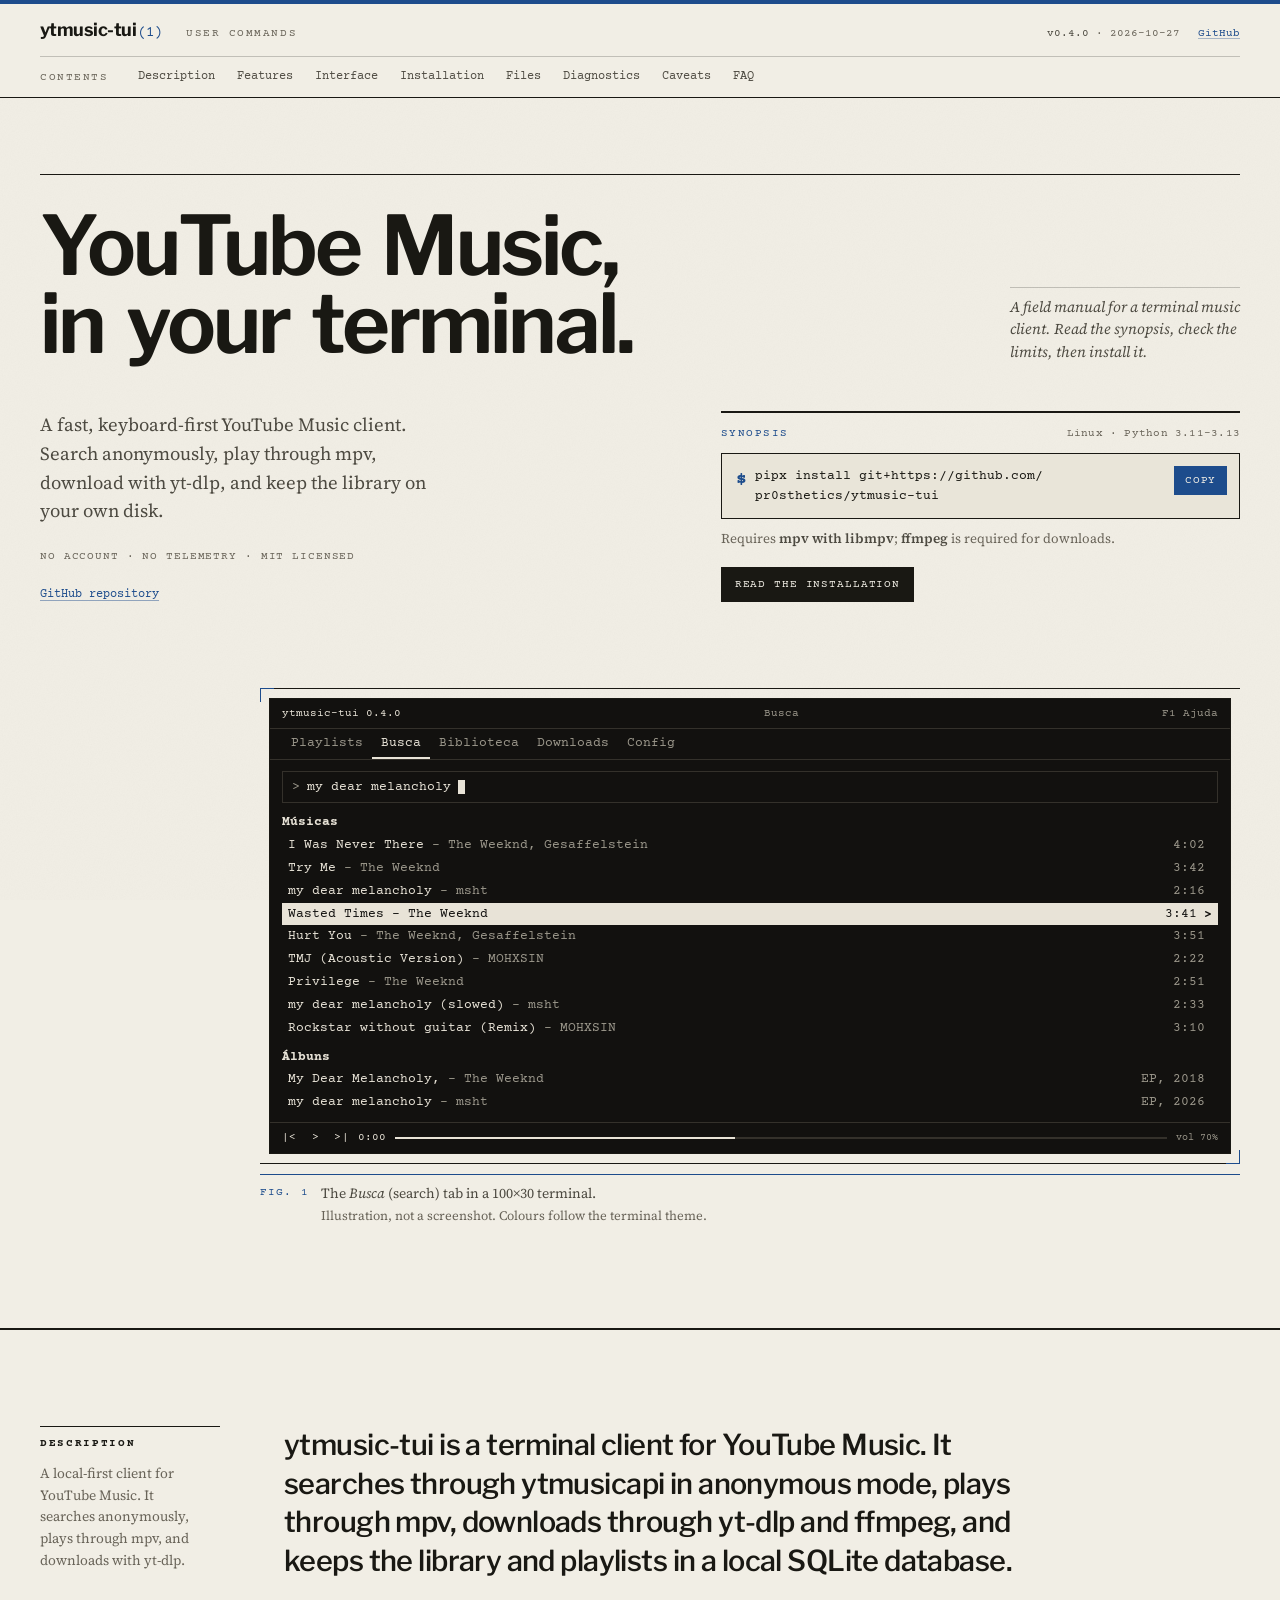
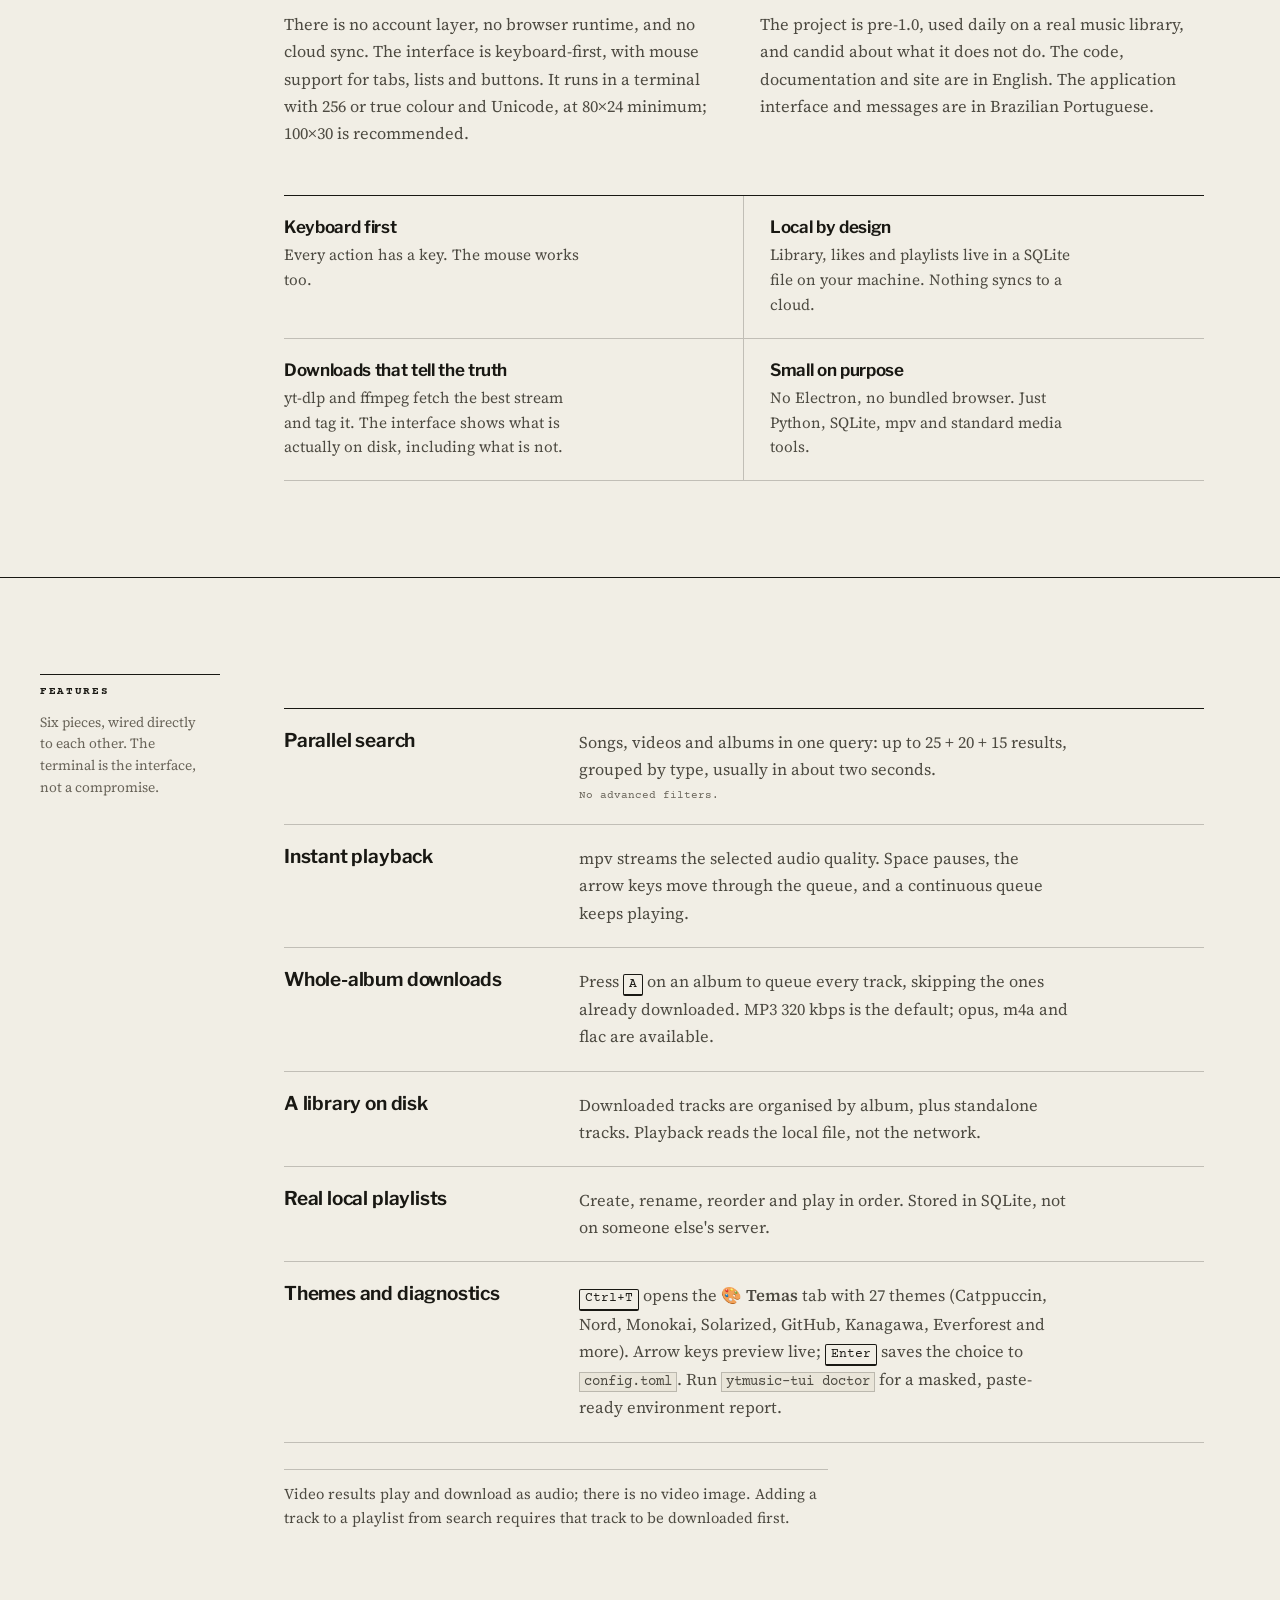
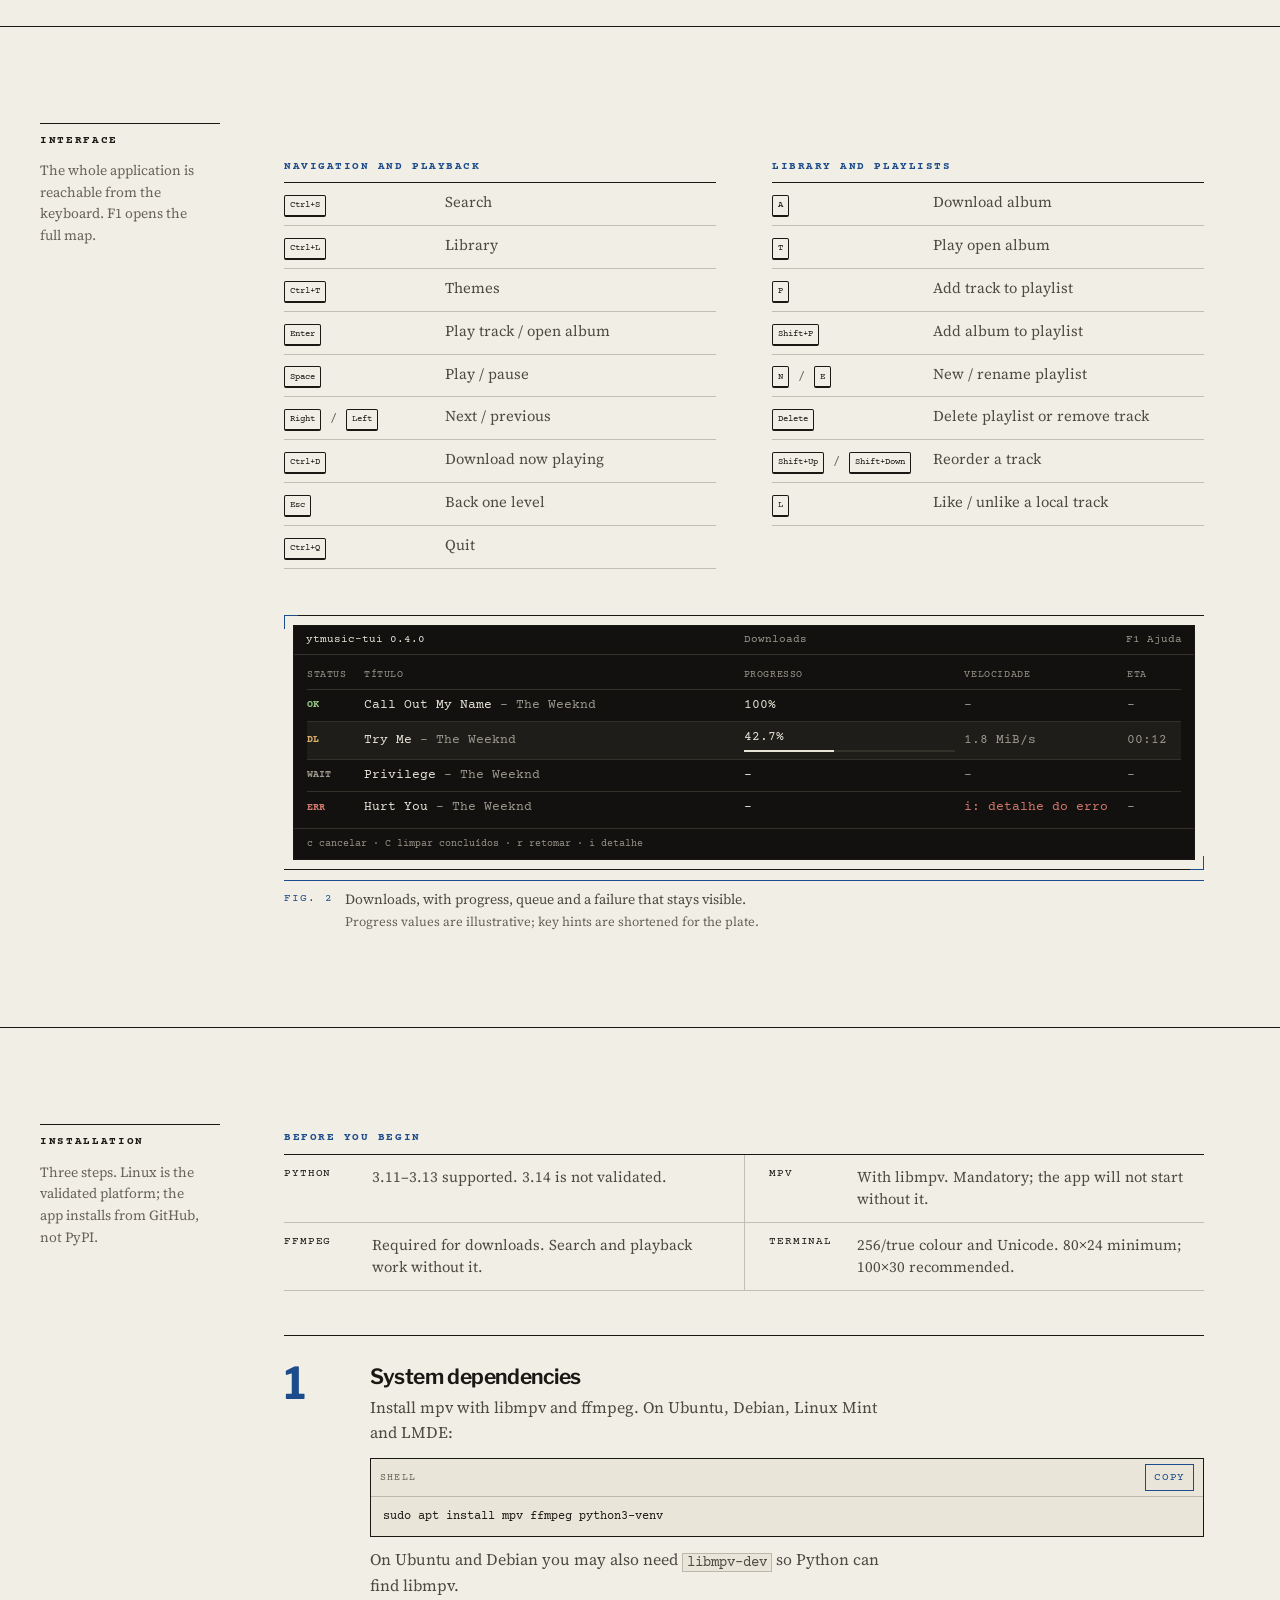
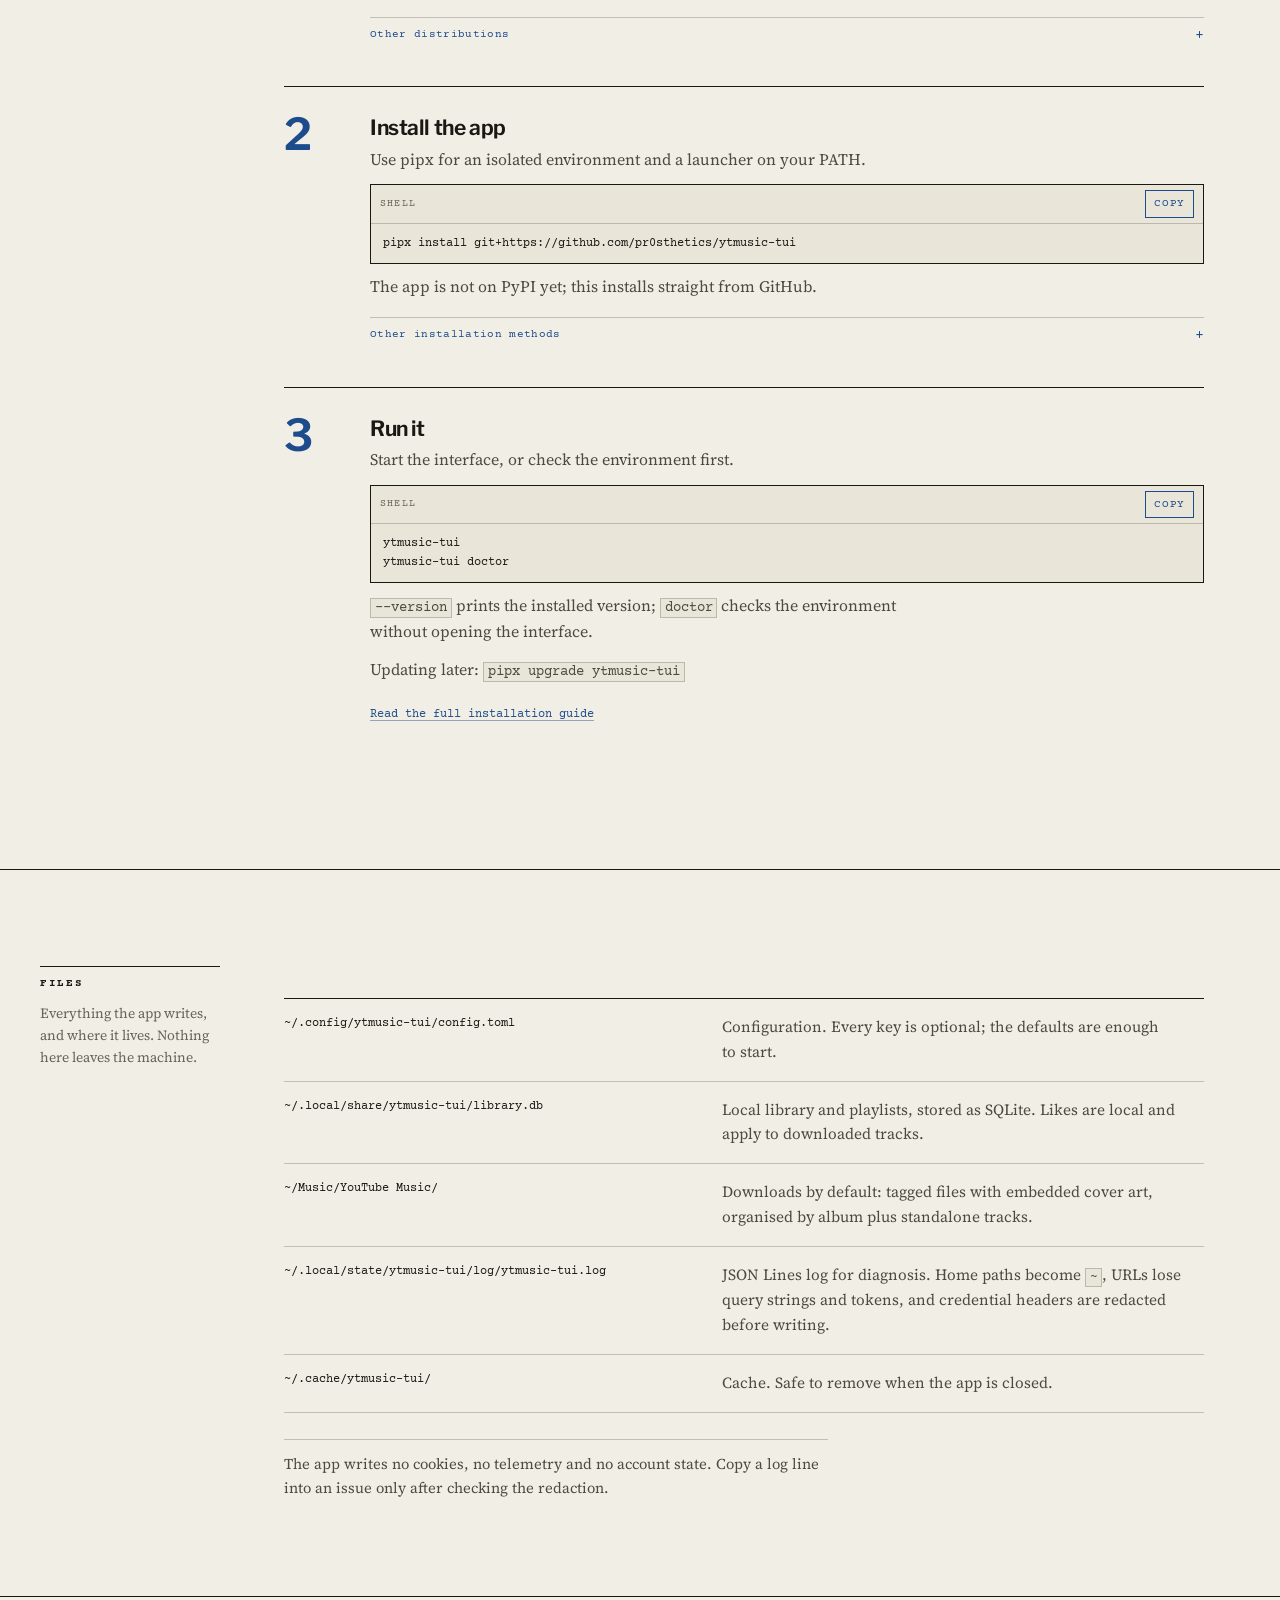
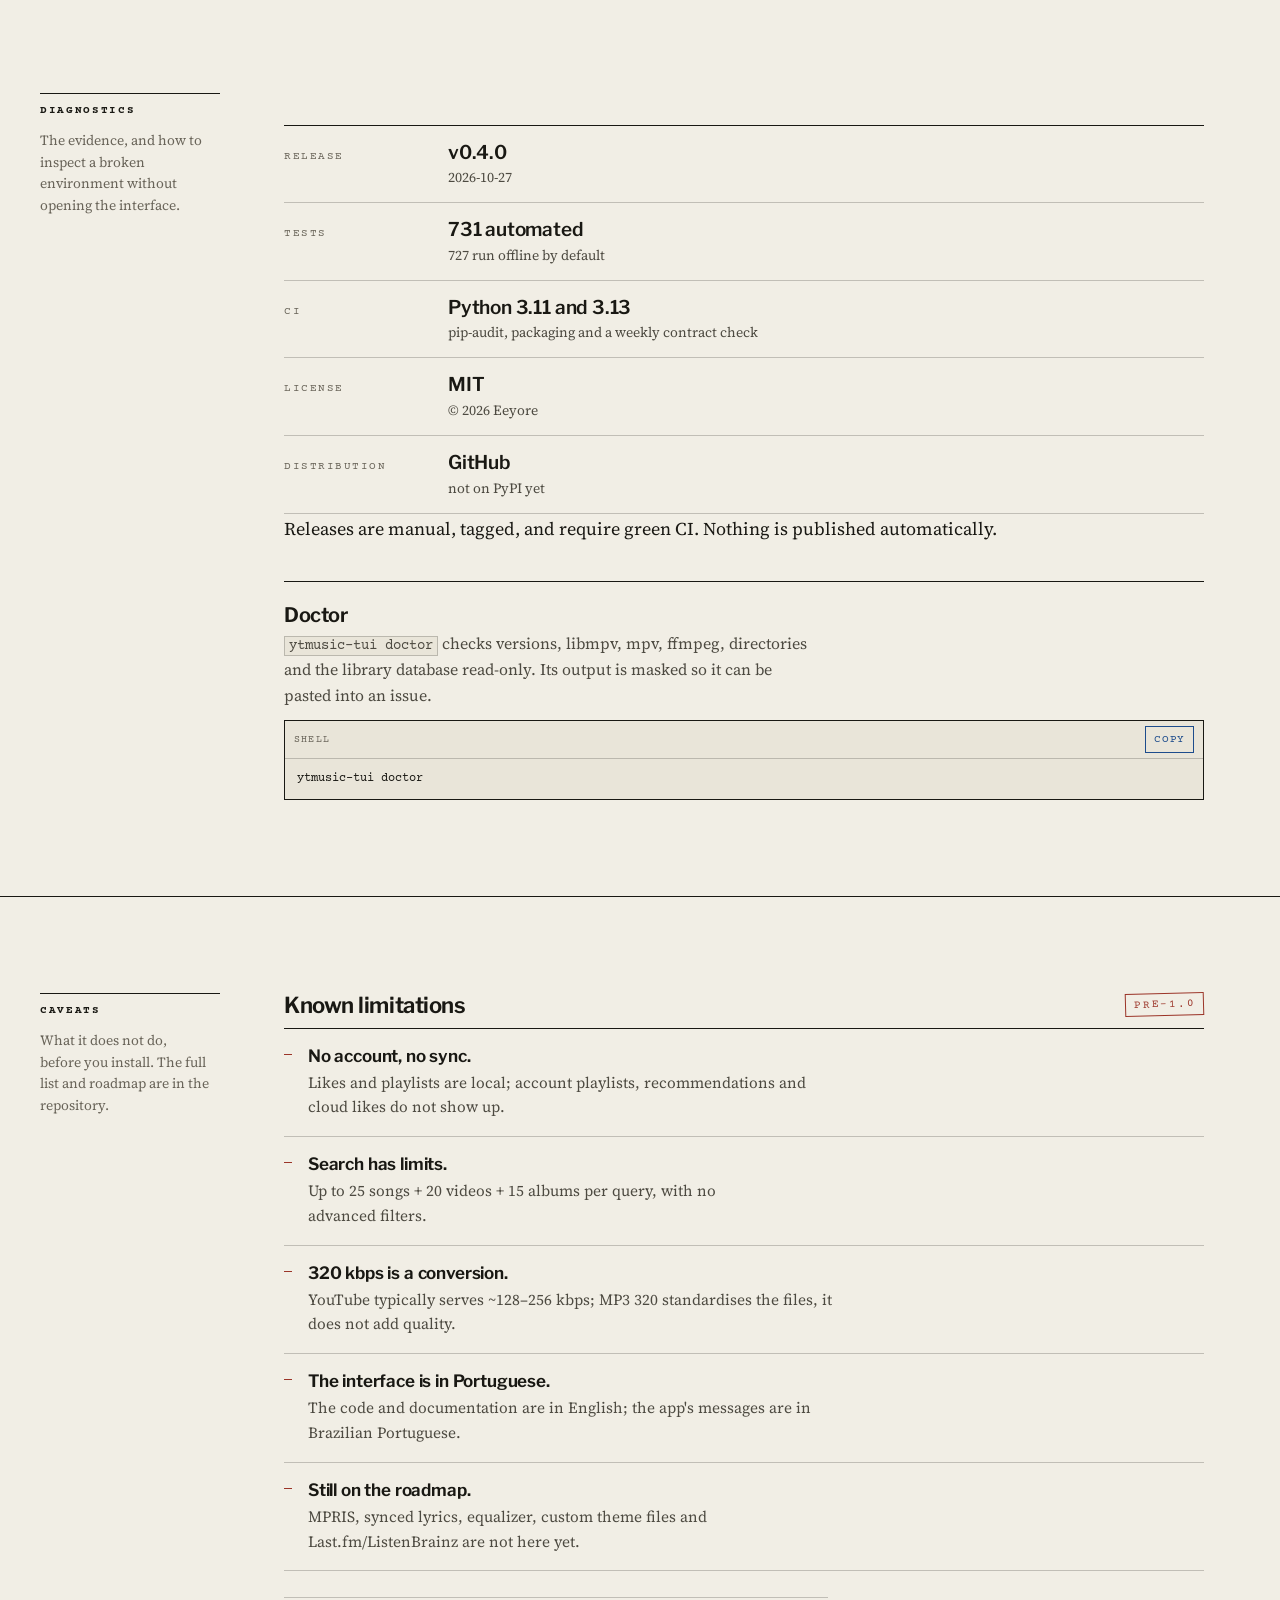
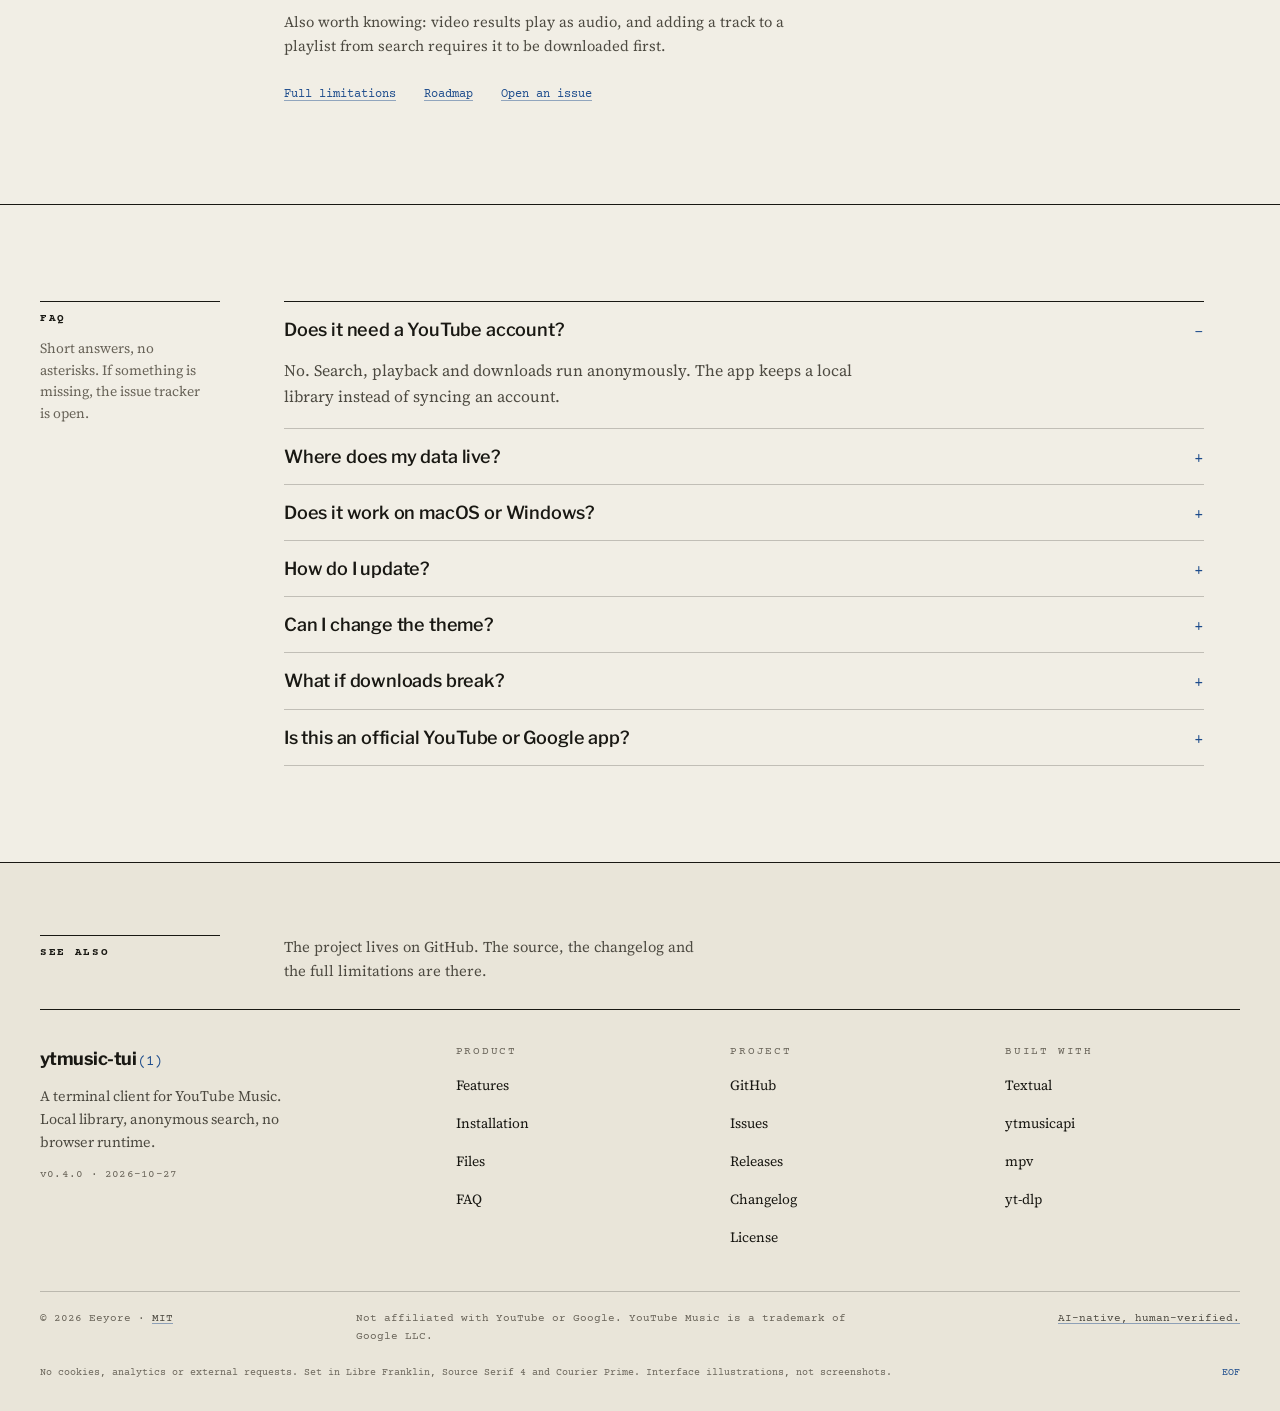
<file: site/index.html>
<!DOCTYPE html>
<html lang="en">
<head>
  <meta charset="utf-8">
  <meta name="viewport" content="width=device-width,initial-scale=1">
  <title>ytmusic-tui — YouTube Music in your terminal</title>
  <meta name="description" content="A minimalist, keyboard-first YouTube Music client for the terminal. Search, play, download and keep a local library. No account, no telemetry.">
  <meta name="color-scheme" content="light">
  <meta name="theme-color" content="#f1eee5">
  <link rel="canonical" href="https://pr0sthetics.github.io/ytmusic-tui/">
  <link rel="icon" href="assets/favicon.svg" type="image/svg+xml">
  <link rel="apple-touch-icon" href="assets/apple-touch-icon.png">
  <meta property="og:type" content="website">
  <meta property="og:locale" content="en_US">
  <meta property="og:site_name" content="ytmusic-tui">
  <meta property="og:title" content="ytmusic-tui — YouTube Music in your terminal">
  <meta property="og:description" content="Search, play, download and keep a local YouTube Music library. No account, no telemetry.">
  <meta property="og:url" content="https://pr0sthetics.github.io/ytmusic-tui/">
  <meta property="og:image" content="https://pr0sthetics.github.io/ytmusic-tui/assets/og.png">
  <meta property="og:image:type" content="image/png">
  <meta property="og:image:width" content="1200">
  <meta property="og:image:height" content="630">
  <meta property="og:image:alt" content="A printed manual-style page for YouTube Music in the terminal.">
  <meta name="twitter:card" content="summary_large_image">
  <meta name="twitter:title" content="ytmusic-tui — YouTube Music in your terminal">
  <meta name="twitter:description" content="Search, play, download and keep a local YouTube Music library. No account, no telemetry.">
  <meta name="twitter:image" content="https://pr0sthetics.github.io/ytmusic-tui/assets/og.png">
  <meta name="twitter:image:alt" content="A printed manual-style page for YouTube Music in the terminal.">
  <link rel="preload" href="assets/fonts/libre-franklin-400-700-normal.woff2" as="font" type="font/woff2" crossorigin>
  <link rel="preload" href="assets/fonts/source-serif-4-400-normal.woff2" as="font" type="font/woff2" crossorigin>
  <link rel="preload" href="assets/fonts/courier-prime-400-normal.woff2" as="font" type="font/woff2" crossorigin>
  <link rel="stylesheet" href="assets/styles.css">
  <script src="assets/main.js" defer></script>
  <script type="application/ld+json">
  {
    "@context": "https://schema.org",
    "@type": "SoftwareApplication",
    "name": "ytmusic-tui",
    "description": "A minimalist, keyboard-first YouTube Music client for the terminal. Search, play, download and keep a local library.",
    "url": "https://pr0sthetics.github.io/ytmusic-tui/",
    "codeRepository": "https://github.com/pr0sthetics/ytmusic-tui",
    "license": "https://github.com/pr0sthetics/ytmusic-tui/blob/main/LICENSE",
    "softwareVersion": "0.4.0",
    "operatingSystem": "Linux",
    "applicationCategory": "MultimediaApplication",
    "isAccessibleForFree": true,
    "offers": {
      "@type": "Offer",
      "price": "0",
      "priceCurrency": "USD"
    },
    "author": {
      "@type": "Person",
      "name": "Eeyore"
    }
  }
  </script>
</head>
<body>
  <a class="skip-link" href="#main">Skip to content</a>

  <!--
    VERSION AND COUNTS — single source of truth.
    Current release: v0.4.0 (2026-10-27) · tests: 731 automated / 727 offline.
    On a release, update: this block, the running head, the synopsis if needed,
    the diagnostics ledger, meta/OG/JSON-LD, the footer, robots/sitemap only if
    the domain changes. Nothing is fetched at runtime.
  -->

  <header class="masthead">
    <div class="page-width">
      <div class="running-head">
        <a class="wordmark" href="#top">ytmusic-tui<span class="wordmark-sect">(1)</span><span class="sr-only"> home</span></a>
        <p class="running-title">User Commands</p>
        <div class="running-meta">
          <a class="version" href="https://github.com/pr0sthetics/ytmusic-tui/releases/tag/v0.4.0" target="_blank" rel="noopener noreferrer">v0.4.0 <span class="version-date">· 2026-10-27</span><span class="sr-only"> release notes (opens in a new tab)</span></a>
          <a class="repo-link" href="https://github.com/pr0sthetics/ytmusic-tui" target="_blank" rel="noopener noreferrer">GitHub<span class="sr-only"> repository (opens in a new tab)</span></a>
          <details class="mmenu">
            <summary>Contents</summary>
            <nav aria-label="Mobile contents">
              <a href="#description">Description</a>
              <a href="#features">Features</a>
              <a href="#interface">Interface</a>
              <a href="#install">Installation</a>
              <a href="#files">Files</a>
              <a href="#diagnostics">Diagnostics</a>
              <a href="#caveats">Caveats</a>
              <a href="#faq">FAQ</a>
              <a href="https://github.com/pr0sthetics/ytmusic-tui" target="_blank" rel="noopener noreferrer">GitHub<span class="sr-only"> (opens in a new tab)</span></a>
            </nav>
          </details>
        </div>
      </div>
      <nav class="contents" aria-label="Contents">
        <span class="contents-label">Contents</span>
        <a href="#description">Description</a>
        <a href="#features">Features</a>
        <a href="#interface">Interface</a>
        <a href="#install">Installation</a>
        <a href="#files">Files</a>
        <a href="#diagnostics">Diagnostics</a>
        <a href="#caveats">Caveats</a>
        <a href="#faq">FAQ</a>
      </nav>
    </div>
  </header>

  <main id="main" tabindex="-1">
    <section class="hero" id="top" aria-labelledby="hero-title">
      <div class="page-width">
        <div class="hero-title">
          <h1 id="hero-title">YouTube Music,<br>in your terminal.</h1>
          <p class="hero-margin">A field manual for a terminal music client. Read the synopsis, check the limits, then install it.</p>
        </div>

        <div class="hero-lower">
          <div class="hero-intro">
            <p class="hero-deck">A fast, keyboard-first YouTube Music client. Search anonymously, play through mpv, download with yt-dlp, and keep the library on your own disk.</p>
            <p class="hero-facts">No account <span aria-hidden="true">·</span> No telemetry <span aria-hidden="true">·</span> MIT&nbsp;licensed</p>
            <a class="text-link" href="https://github.com/pr0sthetics/ytmusic-tui" target="_blank" rel="noopener noreferrer">GitHub repository<span class="sr-only"> (opens in a new tab)</span></a>
          </div>

          <div class="synopsis">
            <div class="synopsis-head">
              <span class="small-label">Synopsis</span>
              <span class="synopsis-note">Linux · Python 3.11–3.13</span>
            </div>
            <div class="cmdline">
              <span class="prompt" aria-hidden="true">$</span>
              <code id="hero-install-command">pipx install <span class="cmd-url">git+https://github.com/</span><wbr><span class="cmd-name">pr0sthetics/ytmusic-tui</span></code>
              <button class="copy" type="button" data-copy-target="hero-install-command" data-copy-label="install command" aria-label="Copy install command" hidden>Copy</button>
            </div>
            <p class="require-line">Requires <strong>mpv with libmpv</strong>; <strong>ffmpeg</strong> is required for downloads.</p>
            <a class="button" href="#install">Read the installation</a>
          </div>
        </div>

        <figure class="plate hero-plate">
          <div class="plate-frame">
            <div class="term" role="img" aria-label="Illustration of the ytmusic-tui search tab. The search field contains “my dear melancholy”. Nine songs and two albums are listed; Wasted Times is selected. The player bar shows 0:00 and volume 70 percent.">
              <div class="terminal-visual" aria-hidden="true">
                <div class="tbar">
                  <span class="tbar-brand">ytmusic-tui 0.4.0</span>
                  <span class="tbar-view">Busca</span>
                  <span class="tbar-help">F1 Ajuda</span>
                </div>
                <div class="tabs">
                  <span>Playlists</span>
                  <span class="active">Busca</span>
                  <span>Biblioteca</span>
                  <span>Downloads</span>
                  <span>Config</span>
                </div>
                <div class="sfield">
                  <span class="sfield-prompt">&gt;</span>
                  <span class="sfield-query">my dear melancholy</span>
                  <span class="cursor"></span>
                </div>
                <div class="results">
                  <div class="rhead">Músicas</div>
                  <div class="trow"><span class="tm">I Was Never There <span class="ta">– The Weeknd, Gesaffelstein</span></span><span class="tt">4:02</span></div>
                  <div class="trow"><span class="tm">Try Me <span class="ta">– The Weeknd</span></span><span class="tt">3:42</span></div>
                  <div class="trow"><span class="tm">my dear melancholy <span class="ta">– msht</span></span><span class="tt">2:16</span></div>
                  <div class="trow sel"><span class="tm">Wasted Times <span class="ta">– The Weeknd</span></span><span class="tt">3:41</span><span class="sel-mark">&gt;</span></div>
                  <div class="trow"><span class="tm">Hurt You <span class="ta">– The Weeknd, Gesaffelstein</span></span><span class="tt">3:51</span></div>
                  <div class="trow mh"><span class="tm">TMJ (Acoustic Version) <span class="ta">– MOHXSIN</span></span><span class="tt">2:22</span></div>
                  <div class="trow mh"><span class="tm">Privilege <span class="ta">– The Weeknd</span></span><span class="tt">2:51</span></div>
                  <div class="trow mh"><span class="tm">my dear melancholy (slowed) <span class="ta">– msht</span></span><span class="tt">2:33</span></div>
                  <div class="trow mh"><span class="tm">Rockstar without guitar (Remix) <span class="ta">– MOHXSIN</span></span><span class="tt">3:10</span></div>
                  <div class="rhead rha">Álbuns</div>
                  <div class="arow"><span class="tm">My Dear Melancholy, <span class="ta">– The Weeknd</span></span><span class="tt">EP, 2018</span></div>
                  <div class="arow mh"><span class="tm">my dear melancholy <span class="ta">– msht</span></span><span class="tt">EP, 2026</span></div>
                </div>
                <div class="player">
                  <span class="pctl">|&lt;&nbsp;&nbsp;&gt;&nbsp;&nbsp;&gt;|</span>
                  <span class="ptime">0:00</span>
                  <span class="pprog"><i></i></span>
                  <span class="pvol">vol 70%</span>
                </div>
              </div>
            </div>
          </div>
      <figcaption><span class="fig-label">Fig. 1</span><span class="fig-copy">The <em lang="pt-BR">Busca</em> (search) tab in a 100×30 terminal. <span class="fig-note">Illustration, not a screenshot. Colours follow the terminal theme.</span></span></figcaption>
        </figure>
      </div>
    </section>

    <section class="section" id="description" aria-labelledby="description-title">
      <div class="page-width section-grid">
        <header class="section-head">
          <h2 id="description-title">Description</h2>
          <p>A local-first client for YouTube Music. It searches anonymously, plays through mpv, and downloads with yt-dlp.</p>
        </header>
        <div class="section-body">
          <p class="section-lead">ytmusic-tui is a terminal client for YouTube Music. It searches through ytmusicapi in anonymous mode, plays through mpv, downloads through yt-dlp and ffmpeg, and keeps the library and playlists in a local SQLite database.</p>
          <div class="two-col">
            <p>There is no account layer, no browser runtime, and no cloud sync. The interface is keyboard-first, with mouse support for tabs, lists and buttons. It runs in a terminal with 256 or true colour and Unicode, at 80×24 minimum; 100×30 is recommended.</p>
            <p>The project is pre-1.0, used daily on a real music library, and candid about what it does not do. The code, documentation and site are in English. The application interface and messages are in Brazilian Portuguese.</p>
          </div>

          <div class="principles">
            <div class="principle">
              <h3>Keyboard first</h3>
              <p>Every action has a key. The mouse works too.</p>
            </div>
            <div class="principle">
              <h3>Local by design</h3>
              <p>Library, likes and playlists live in a SQLite file on your machine. Nothing syncs to a cloud.</p>
            </div>
            <div class="principle">
              <h3>Downloads that tell the truth</h3>
              <p>yt-dlp and ffmpeg fetch the best stream and tag it. The interface shows what is actually on disk, including what is not.</p>
            </div>
            <div class="principle">
              <h3>Small on purpose</h3>
              <p>No Electron, no bundled browser. Just Python, SQLite, mpv and standard media tools.</p>
            </div>
          </div>
        </div>
      </div>
    </section>

    <section class="section" id="features" aria-labelledby="features-title">
      <div class="page-width section-grid">
        <header class="section-head">
          <h2 id="features-title">Features</h2>
          <p>Six pieces, wired directly to each other. The terminal is the interface, not a compromise.</p>
        </header>
        <div class="section-body">
          <dl class="feature-list">
            <div>
              <dt>Parallel search</dt>
              <dd>Songs, videos and albums in one query: up to 25 + 20 + 15 results, grouped by type, usually in about two seconds. <span class="spec">No advanced filters.</span></dd>
            </div>
            <div>
              <dt>Instant playback</dt>
              <dd>mpv streams the selected audio quality. Space pauses, the arrow keys move through the queue, and a continuous queue keeps playing.</dd>
            </div>
            <div>
              <dt>Whole-album downloads</dt>
              <dd>Press <kbd>A</kbd> on an album to queue every track, skipping the ones already downloaded. MP3 320 kbps is the default; opus, m4a and flac are available.</dd>
            </div>
            <div>
              <dt>A library on disk</dt>
              <dd>Downloaded tracks are organised by album, plus standalone tracks. Playback reads the local file, not the network.</dd>
            </div>
            <div>
              <dt>Real local playlists</dt>
              <dd>Create, rename, reorder and play in order. Stored in SQLite, not on someone else's server.</dd>
            </div>
            <div>
              <dt>Themes and diagnostics</dt>
              <dd><kbd>Ctrl+T</kbd> opens the <strong>🎨 Temas</strong> tab with 27 themes (Catppuccin, Nord, Monokai, Solarized, GitHub, Kanagawa, Everforest and more). Arrow keys preview live; <kbd>Enter</kbd> saves the choice to <code class="nowrap">config.toml</code>. Run <code class="nowrap">ytmusic-tui doctor</code> for a masked, paste-ready environment report.</dd>
            </div>
          </dl>
          <p class="aside">Video results play and download as audio; there is no video image. Adding a track to a playlist from search requires that track to be downloaded first.</p>
        </div>
      </div>
    </section>

    <section class="section" id="interface" aria-labelledby="interface-title">
      <div class="page-width section-grid">
        <header class="section-head">
          <h2 id="interface-title">Interface</h2>
          <p>The whole application is reachable from the keyboard. F1 opens the full map.</p>
        </header>
        <div class="section-body">
          <div class="key-groups">
            <section class="key-group" aria-labelledby="keys-navigation">
              <h3 id="keys-navigation">Navigation and playback</h3>
              <dl class="key-list">
                <div><dt><kbd>Ctrl+S</kbd></dt><dd>Search</dd></div>
                <div><dt><kbd>Ctrl+L</kbd></dt><dd>Library</dd></div>
                <div><dt><kbd>Ctrl+T</kbd></dt><dd>Themes</dd></div>
                <div><dt><kbd>Enter</kbd></dt><dd>Play track / open album</dd></div>
                <div><dt><kbd>Space</kbd></dt><dd>Play / pause</dd></div>
                <div><dt><kbd>Right</kbd> <span>/</span> <kbd>Left</kbd></dt><dd>Next / previous</dd></div>
                <div><dt><kbd>Ctrl+D</kbd></dt><dd>Download now playing</dd></div>
                <div><dt><kbd>Esc</kbd></dt><dd>Back one level</dd></div>
                <div><dt><kbd>Ctrl+Q</kbd></dt><dd>Quit</dd></div>
              </dl>
            </section>
            <section class="key-group" aria-labelledby="keys-library">
              <h3 id="keys-library">Library and playlists</h3>
              <dl class="key-list">
                <div><dt><kbd>A</kbd></dt><dd>Download album</dd></div>
                <div><dt><kbd>T</kbd></dt><dd>Play open album</dd></div>
                <div><dt><kbd>P</kbd></dt><dd>Add track to playlist</dd></div>
                <div><dt><kbd>Shift+P</kbd></dt><dd>Add album to playlist</dd></div>
                <div><dt><kbd>N</kbd> <span>/</span> <kbd>E</kbd></dt><dd>New / rename playlist</dd></div>
                <div><dt><kbd>Delete</kbd></dt><dd>Delete playlist or remove track</dd></div>
                <div><dt><kbd>Shift+Up</kbd> <span>/</span> <kbd>Shift+Down</kbd></dt><dd>Reorder a track</dd></div>
                <div><dt><kbd>L</kbd></dt><dd>Like / unlike a local track</dd></div>
              </dl>
            </section>
          </div>

          <figure class="plate figure-wide">
            <div class="plate-frame">
              <div class="term dterm" role="img" aria-label="Illustration of the ytmusic-tui Downloads tab. Four rows show Call Out My Name completed, Try Me downloading at 42.7 percent, Privilege queued, and Hurt You failed. The footer lists c to cancel, C to clear completed, r to resume, and i for error details.">
                <div class="terminal-visual" aria-hidden="true">
                  <div class="tbar">
                    <span class="tbar-brand">ytmusic-tui 0.4.0</span>
                    <span class="tbar-view">Downloads</span>
                    <span class="tbar-help">F1 Ajuda</span>
                  </div>
                  <div class="dtable">
                    <div class="dhead"><span>Status</span><span>Título</span><span>Progresso</span><span>Velocidade</span><span>ETA</span></div>
                    <div class="drow">
                      <span class="ds ok">OK</span>
                      <span class="dt">Call Out My Name <span>– The Weeknd</span></span>
                      <span class="dp">100%</span>
                      <span class="dv">–</span>
                      <span class="de">–</span>
                    </div>
                    <div class="drow is-active">
                      <span class="ds dl">DL</span>
                      <span class="dt">Try Me <span>– The Weeknd</span></span>
                      <span class="dp">42.7%<i class="dbar"><b></b></i></span>
                      <span class="dv">1.8 MiB/s</span>
                      <span class="de">00:12</span>
                    </div>
                    <div class="drow">
                      <span class="ds q">WAIT</span>
                      <span class="dt">Privilege <span>– The Weeknd</span></span>
                      <span class="dp">–</span>
                      <span class="dv">–</span>
                      <span class="de">–</span>
                    </div>
                    <div class="drow">
                      <span class="ds fail">ERR</span>
                      <span class="dt">Hurt You <span>– The Weeknd</span></span>
                      <span class="dp">–</span>
                      <span class="dv err">i: detalhe do erro</span>
                      <span class="de">–</span>
                    </div>
                  </div>
                  <div class="dfoot">c cancelar · C limpar concluídos · r retomar · i detalhe</div>
                </div>
              </div>
            </div>
            <figcaption><span class="fig-label">Fig. 2</span><span class="fig-copy">Downloads, with progress, queue and a failure that stays visible. <span class="fig-note">Progress values are illustrative; key hints are shortened for the plate.</span></span></figcaption>
          </figure>
        </div>
      </div>
    </section>

    <section class="section" id="install" aria-labelledby="install-title">
      <div class="page-width section-grid">
        <header class="section-head">
          <h2 id="install-title">Installation</h2>
          <p>Three steps. Linux is the validated platform; the app installs from GitHub, not PyPI.</p>
        </header>
        <div class="section-body">
          <div class="requirements">
            <h3>Before you begin</h3>
            <dl class="req-grid">
              <div><dt>Python</dt><dd>3.11–3.13 supported. 3.14 is not validated.</dd></div>
              <div><dt>mpv</dt><dd>With libmpv. Mandatory; the app will not start without it.</dd></div>
              <div><dt>ffmpeg</dt><dd>Required for downloads. Search and playback work without it.</dd></div>
              <div><dt>Terminal</dt><dd>256/true colour and Unicode. 80×24 minimum; 100×30 recommended.</dd></div>
            </dl>
          </div>

          <ol class="steps">
            <li class="step">
              <span class="step-num" aria-hidden="true">1</span>
              <div class="step-body">
                <h3>System dependencies</h3>
                <p>Install mpv with libmpv and ffmpeg. On Ubuntu, Debian, Linux Mint and LMDE:</p>
                <div class="code-block">
                  <div class="code-head"><span class="code-label">shell</span><button class="copy" type="button" data-copy-label="system dependencies command" aria-label="Copy system dependencies command" hidden>Copy</button></div>
                  <pre tabindex="0"><code>sudo apt install mpv ffmpeg python3-venv</code></pre>
                </div>
                <p class="note">On Ubuntu and Debian you may also need <code>libmpv-dev</code> so Python can find libmpv.</p>
                <details class="disclosure">
                  <summary>Other distributions</summary>
                  <div class="disclosure-body">
                    <div class="mini-command">
                      <span class="mini-label">Arch / Manjaro / EndeavourOS</span>
                      <div class="code-block">
                        <pre tabindex="0"><code>sudo pacman -S mpv ffmpeg python</code></pre>
                        <button class="copy" type="button" data-copy-label="Arch dependencies command" aria-label="Copy Arch dependencies command" hidden>Copy</button>
                      </div>
                    </div>
                    <div class="mini-command">
                      <span class="mini-label">Fedora</span>
                      <div class="code-block">
                        <pre tabindex="0"><code>sudo dnf install mpv ffmpeg python3</code></pre>
                        <button class="copy" type="button" data-copy-label="Fedora dependencies command" aria-label="Copy Fedora dependencies command" hidden>Copy</button>
                      </div>
                    </div>
                    <div class="mini-command">
                      <span class="mini-label">openSUSE</span>
                      <div class="code-block">
                        <pre tabindex="0"><code>sudo zypper install mpv ffmpeg python3</code></pre>
                        <button class="copy" type="button" data-copy-label="openSUSE dependencies command" aria-label="Copy openSUSE dependencies command" hidden>Copy</button>
                      </div>
                    </div>
                    <p class="note">macOS is a community path, not officially supported. It may work with <code class="nowrap">brew install mpv ffmpeg python</code>; nothing is promised. Windows native is not supported; WSL2 is untested.</p>
                  </div>
                </details>
              </div>
            </li>

            <li class="step">
              <span class="step-num" aria-hidden="true">2</span>
              <div class="step-body">
                <h3>Install the app</h3>
                <p>Use pipx for an isolated environment and a launcher on your PATH.</p>
                <div class="code-block">
                  <div class="code-head"><span class="code-label">shell</span><button class="copy" type="button" data-copy-label="app install command" aria-label="Copy app install command" hidden>Copy</button></div>
                  <pre tabindex="0"><code>pipx install git+https://github.com/<wbr>pr0sthetics/ytmusic-tui</code></pre>
                </div>
                <p class="note">The app is not on PyPI yet; this installs straight from GitHub.</p>
                <details class="disclosure">
                  <summary>Other installation methods</summary>
                  <div class="disclosure-body">
                    <div class="mini-command">
                      <span class="mini-label">pip, where <code>--user</code> installs are allowed</span>
                      <div class="code-block">
                        <pre tabindex="0"><code>pip install --user git+https://github.com/<wbr>pr0sthetics/ytmusic-tui</code></pre>
                        <button class="copy" type="button" data-copy-label="pip install command" aria-label="Copy pip install command" hidden>Copy</button>
                      </div>
                    </div>
                    <div class="mini-command">
                      <span class="mini-label">From source</span>
                      <div class="code-block">
                        <pre tabindex="0"><code>git clone https://github.com/<wbr>pr0sthetics/ytmusic-tui
cd ytmusic-tui
python3 -m venv .venv
.venv/bin/pip install -e .
.venv/bin/ytmusic-tui</code></pre>
                        <button class="copy" type="button" data-copy-label="source installation commands" aria-label="Copy source installation commands" hidden>Copy</button>
                      </div>
                    </div>
                    <p class="note">On externally managed Python installs (Debian 12+, Ubuntu 23.04+, Mint, LMDE), pip refuses <code class="nowrap">--user</code>. Use pipx or a venv.</p>
                  </div>
                </details>
              </div>
            </li>

            <li class="step">
              <span class="step-num" aria-hidden="true">3</span>
              <div class="step-body">
                <h3>Run it</h3>
                <p>Start the interface, or check the environment first.</p>
                <div class="code-block">
                  <div class="code-head"><span class="code-label">shell</span><button class="copy" type="button" data-copy-label="run commands" aria-label="Copy run commands" hidden>Copy</button></div>
                  <pre tabindex="0"><code>ytmusic-tui
ytmusic-tui doctor</code></pre>
                </div>
                <p class="note"><code>--version</code> prints the installed version; <code>doctor</code> checks the environment without opening the interface.</p>
                <p class="note tip">Updating later: <code class="nowrap">pipx upgrade ytmusic-tui</code></p>
                <p class="full-guide"><a class="text-link" href="https://github.com/pr0sthetics/ytmusic-tui#-installation" target="_blank" rel="noopener noreferrer">Read the full installation guide<span class="sr-only"> (opens in a new tab)</span></a></p>
              </div>
            </li>
          </ol>
        </div>
      </div>
    </section>

    <section class="section" id="files" aria-labelledby="files-title">
      <div class="page-width section-grid">
        <header class="section-head">
          <h2 id="files-title">Files</h2>
          <p>Everything the app writes, and where it lives. Nothing here leaves the machine.</p>
        </header>
        <div class="section-body">
          <dl class="file-list">
            <div>
              <dt><code>~/.config/ytmusic-tui/config.toml</code></dt>
              <dd>Configuration. Every key is optional; the defaults are enough to start.</dd>
            </div>
            <div>
              <dt><code>~/.local/share/ytmusic-tui/library.db</code></dt>
              <dd>Local library and playlists, stored as SQLite. Likes are local and apply to downloaded tracks.</dd>
            </div>
            <div>
              <dt><code class="nowrap">~/Music/YouTube Music/</code></dt>
              <dd>Downloads by default: tagged files with embedded cover art, organised by album plus standalone tracks.</dd>
            </div>
            <div>
              <dt><code>~/.local/state/ytmusic-tui/log/ytmusic-tui.log</code></dt>
              <dd>JSON Lines log for diagnosis. Home paths become <code>~</code>, URLs lose query strings and tokens, and credential headers are redacted before writing.</dd>
            </div>
            <div>
              <dt><code>~/.cache/ytmusic-tui/</code></dt>
              <dd>Cache. Safe to remove when the app is closed.</dd>
            </div>
          </dl>
          <p class="aside">The app writes no cookies, no telemetry and no account state. Copy a log line into an issue only after checking the redaction.</p>
        </div>
      </div>
    </section>

    <section class="section" id="diagnostics" aria-labelledby="diagnostics-title">
      <div class="page-width section-grid">
        <header class="section-head">
          <h2 id="diagnostics-title">Diagnostics</h2>
          <p>The evidence, and how to inspect a broken environment without opening the interface.</p>
        </header>
        <div class="section-body">
          <dl class="ledger">
            <div><dt>Release</dt><dd>v0.4.0 <span>2026-10-27</span></dd></div>
            <div><dt>Tests</dt><dd>731 automated <span>727 run offline by default</span></dd></div>
            <div><dt>CI</dt><dd>Python 3.11 and 3.13 <span>pip-audit, packaging and a weekly contract check</span></dd></div>
            <div><dt>License</dt><dd>MIT <span>© 2026 Eeyore</span></dd></div>
            <div><dt>Distribution</dt><dd>GitHub <span>not on PyPI yet</span></dd></div>
          </dl>
          <p>Releases are manual, tagged, and require green CI. Nothing is published automatically.</p>
          <div class="diagnostic-block">
            <h3>Doctor</h3>
            <p><code>ytmusic-tui doctor</code> checks versions, libmpv, mpv, ffmpeg, directories and the library database read-only. Its output is masked so it can be pasted into an issue.</p>
            <div class="code-block">
              <div class="code-head"><span class="code-label">shell</span><button class="copy" type="button" data-copy-label="doctor command" aria-label="Copy doctor command" hidden>Copy</button></div>
              <pre tabindex="0"><code>ytmusic-tui doctor</code></pre>
            </div>
          </div>
        </div>
      </div>
    </section>

    <section class="section" id="caveats" aria-labelledby="caveats-title">
      <div class="page-width section-grid">
        <header class="section-head">
          <h2 id="caveats-title">Caveats</h2>
          <p>What it does not do, before you install. The full list and roadmap are in the repository.</p>
        </header>
        <div class="section-body">
          <div class="caveat-head">
            <h3>Known limitations</h3>
            <span class="stamp">Pre-1.0</span>
          </div>
          <ul class="caveat-list">
            <li>
              <strong>No account, no sync.</strong>
              <p>Likes and playlists are local; account playlists, recommendations and cloud likes do not show up.</p>
            </li>
            <li>
              <strong>Search has limits.</strong>
              <p>Up to 25 songs + 20 videos + 15 albums per query, with no advanced filters.</p>
            </li>
            <li>
              <strong>320 kbps is a conversion.</strong>
              <p>YouTube typically serves ~128–256 kbps; MP3 320 standardises the files, it does not add quality.</p>
            </li>
            <li>
              <strong>The interface is in Portuguese.</strong>
              <p>The code and documentation are in English; the app's messages are in Brazilian Portuguese.</p>
            </li>
            <li>
              <strong>Still on the roadmap.</strong>
              <p>MPRIS, synced lyrics, equalizer, custom theme files and Last.fm/ListenBrainz are not here yet.</p>
            </li>
          </ul>
          <p class="aside">Also worth knowing: video results play as audio, and adding a track to a playlist from search requires it to be downloaded first.</p>
          <p class="section-links"><a class="text-link" href="https://github.com/pr0sthetics/ytmusic-tui#%EF%B8%8F-limitations" target="_blank" rel="noopener noreferrer">Full limitations<span class="sr-only"> (opens in a new tab)</span></a><a class="text-link" href="https://github.com/pr0sthetics/ytmusic-tui#%EF%B8%8F-roadmap" target="_blank" rel="noopener noreferrer">Roadmap<span class="sr-only"> (opens in a new tab)</span></a><a class="text-link" href="https://github.com/pr0sthetics/ytmusic-tui/issues" target="_blank" rel="noopener noreferrer">Open an issue<span class="sr-only"> (opens in a new tab)</span></a></p>
        </div>
      </div>
    </section>

    <section class="section" id="faq" aria-labelledby="faq-title">
      <div class="page-width section-grid">
        <header class="section-head">
          <h2 id="faq-title">FAQ</h2>
          <p>Short answers, no asterisks. If something is missing, the issue tracker is open.</p>
        </header>
        <div class="section-body">
          <div class="faq-list">
            <details open>
              <summary>Does it need a YouTube account?</summary>
              <div class="answer"><p>No. Search, playback and downloads run anonymously. The app keeps a local library instead of syncing an account.</p></div>
            </details>
            <details>
              <summary>Where does my data live?</summary>
              <div class="answer"><p>Everything stays on your machine: config in <code>~/.config/ytmusic-tui/</code>, library in <code>~/.local/share/ytmusic-tui/library.db</code>, downloads in <code class="nowrap">~/Music/YouTube Music/</code> by default, logs in <code>~/.local/state/ytmusic-tui/</code>.</p></div>
            </details>
            <details>
              <summary>Does it work on macOS or Windows?</summary>
              <div class="answer"><p>Linux is the validated platform. macOS is a community path (<code class="nowrap">brew install mpv ffmpeg python</code>) with nothing promised. Windows is not officially supported; WSL2 is untested.</p></div>
            </details>
            <details>
              <summary>How do I update?</summary>
              <div class="answer"><p><code class="nowrap">pipx upgrade ytmusic-tui</code>. If the version does not move (installs follow the default branch), force a fresh install: <code>pipx install --force git+https://github.com/<wbr>pr0sthetics/ytmusic-tui</code>. Pin a tag to downgrade.</p></div>
            </details>
            <details>
              <summary>Can I change the theme?</summary>
              <div class="answer"><p>Yes. <kbd>Ctrl+T</kbd> opens the <strong>🎨 Temas</strong> tab. Use <kbd>Up</kbd>/<kbd>Down</kbd> for a live preview and <kbd>Enter</kbd> to apply and save. The 27 themes include Catppuccin, Nord, Monokai, Solarized, GitHub, Kanagawa and Everforest. Custom theme files are on the roadmap.</p></div>
            </details>
            <details>
              <summary>What if downloads break?</summary>
              <div class="answer"><p>Downloads depend on yt-dlp, which tracks YouTube changes. Update the app and yt-dlp in the same environment.</p></div>
            </details>
            <details>
              <summary>Is this an official YouTube or Google app?</summary>
              <div class="answer"><p>No. It is an unofficial open-source client, not affiliated with or endorsed by YouTube or Google. YouTube Music is a trademark of Google LLC.</p></div>
            </details>
          </div>
        </div>
      </div>
    </section>
  </main>

  <footer class="colophon">
    <div class="page-width">
      <div class="colophon-head">
        <h2>See also</h2>
        <p>The project lives on GitHub. The source, the changelog and the full limitations are there.</p>
      </div>
      <div class="colophon-grid">
        <div class="colophon-brand">
          <a class="wordmark" href="#top">ytmusic-tui<span class="wordmark-sect">(1)</span><span class="sr-only"> home</span></a>
          <p>A terminal client for YouTube Music. Local library, anonymous search, no browser runtime.</p>
          <p class="colophon-version">v0.4.0 · 2026-10-27</p>
        </div>
        <nav class="fcol" aria-label="Product">
          <h3>Product</h3>
          <a href="#features">Features</a>
          <a href="#install">Installation</a>
          <a href="#files">Files</a>
          <a href="#faq">FAQ</a>
        </nav>
        <nav class="fcol" aria-label="Project">
          <h3>Project</h3>
          <a href="https://github.com/pr0sthetics/ytmusic-tui" target="_blank" rel="noopener noreferrer">GitHub<span class="sr-only"> (opens in a new tab)</span></a>
          <a href="https://github.com/pr0sthetics/ytmusic-tui/issues" target="_blank" rel="noopener noreferrer">Issues<span class="sr-only"> (opens in a new tab)</span></a>
          <a href="https://github.com/pr0sthetics/ytmusic-tui/releases" target="_blank" rel="noopener noreferrer">Releases<span class="sr-only"> (opens in a new tab)</span></a>
          <a href="https://github.com/pr0sthetics/ytmusic-tui/blob/main/CHANGELOG.md" target="_blank" rel="noopener noreferrer">Changelog<span class="sr-only"> (opens in a new tab)</span></a>
          <a href="https://github.com/pr0sthetics/ytmusic-tui/blob/main/LICENSE" target="_blank" rel="noopener noreferrer">License<span class="sr-only"> (opens in a new tab)</span></a>
        </nav>
        <nav class="fcol" aria-label="Built with">
          <h3>Built with</h3>
          <a href="https://github.com/Textualize/textual" target="_blank" rel="noopener noreferrer">Textual<span class="sr-only"> (opens in a new tab)</span></a>
          <a href="https://github.com/sigma67/ytmusicapi" target="_blank" rel="noopener noreferrer">ytmusicapi<span class="sr-only"> (opens in a new tab)</span></a>
          <a href="https://mpv.io/" target="_blank" rel="noopener noreferrer">mpv<span class="sr-only"> (opens in a new tab)</span></a>
          <a href="https://github.com/yt-dlp/yt-dlp" target="_blank" rel="noopener noreferrer">yt-dlp<span class="sr-only"> (opens in a new tab)</span></a>
        </nav>
      </div>
      <div class="colophon-bottom">
        <p>© 2026 Eeyore · <a href="https://github.com/pr0sthetics/ytmusic-tui/blob/main/LICENSE" target="_blank" rel="noopener noreferrer">MIT<span class="sr-only"> (opens in a new tab)</span></a></p>
        <p>Not affiliated with YouTube or Google. YouTube Music is a trademark of Google LLC.</p>
        <p><a href="https://github.com/pr0sthetics/ytmusic-tui#-development-methodology--ai-stack" target="_blank" rel="noopener noreferrer">AI-native, human-verified.<span class="sr-only"> (opens in a new tab)</span></a></p>
      </div>
      <p class="colophon-note">No cookies, analytics or external requests. Set in Libre Franklin, Source Serif 4 and Courier Prime. Interface illustrations, not screenshots. <span class="eof">EOF</span></p>
    </div>
  </footer>

  <div class="copy-toast" role="status" aria-live="polite" aria-atomic="true"></div>
</body>
</html>
</file>
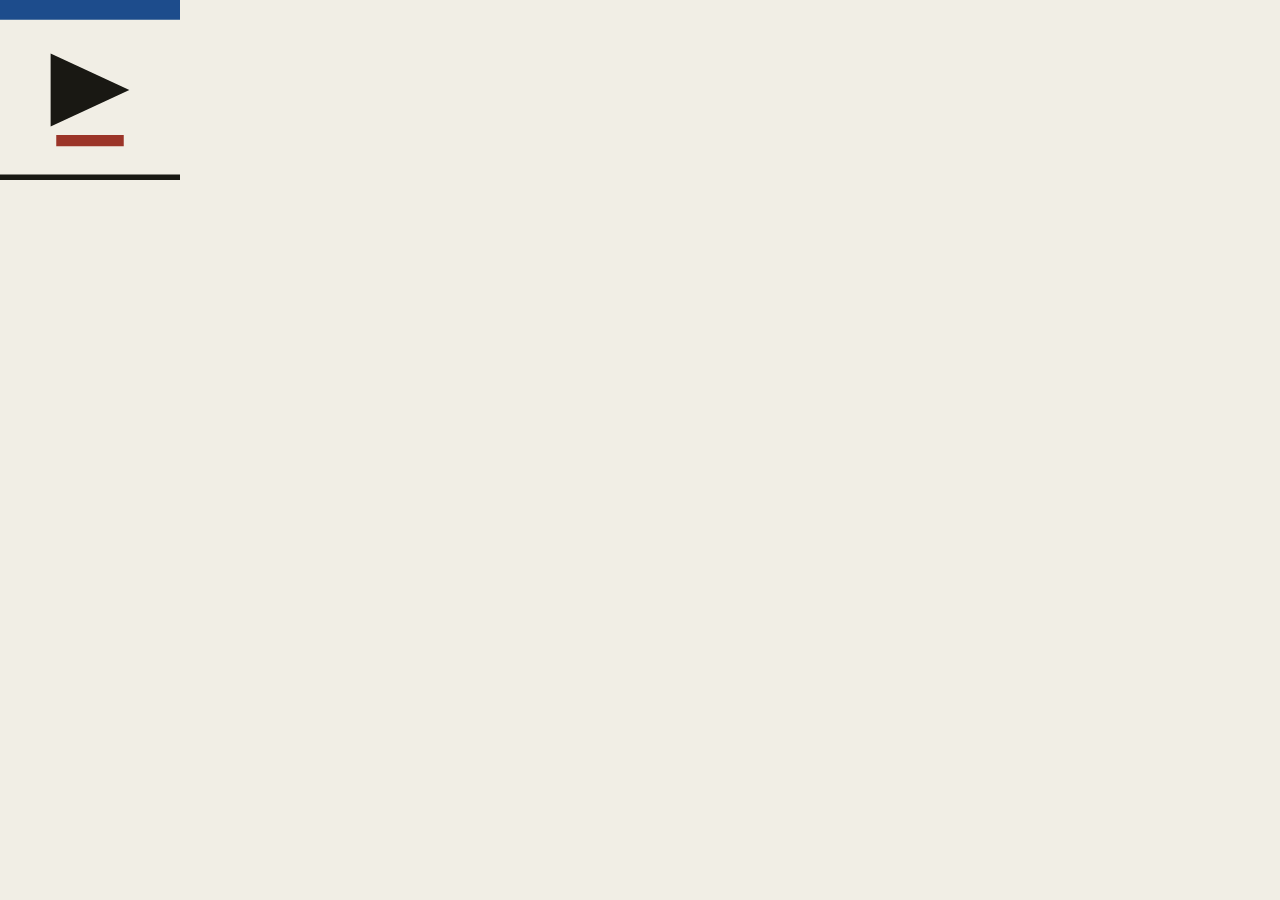
<file: site/assets/apple-touch-icon.source.html>
<!doctype html>
<html lang="en">
<head>
<meta charset="utf-8">
<meta name="robots" content="noindex">
<title>ytmusic-tui — apple touch icon source</title>
<style>
  html,body{margin:0;width:180px;height:180px;overflow:hidden;background:#f1eee5}
  svg{display:block;width:180px;height:180px}
</style>
</head>
<body>
<svg xmlns="http://www.w3.org/2000/svg" viewBox="0 0 64 64" role="img" aria-label="ytmusic-tui">
  <rect width="64" height="64" rx="2" fill="#f1eee5"/>
  <path d="M0 0h64v7H0z" fill="#1d4c8c"/>
  <path d="M0 63h64" fill="none" stroke="#191813" stroke-width="2"/>
  <path d="M18 19l28 13-28 13z" fill="#191813"/>
  <path d="M20 50h24" fill="none" stroke="#9b3428" stroke-width="4"/>
</svg>
</body>
</html>
</file>
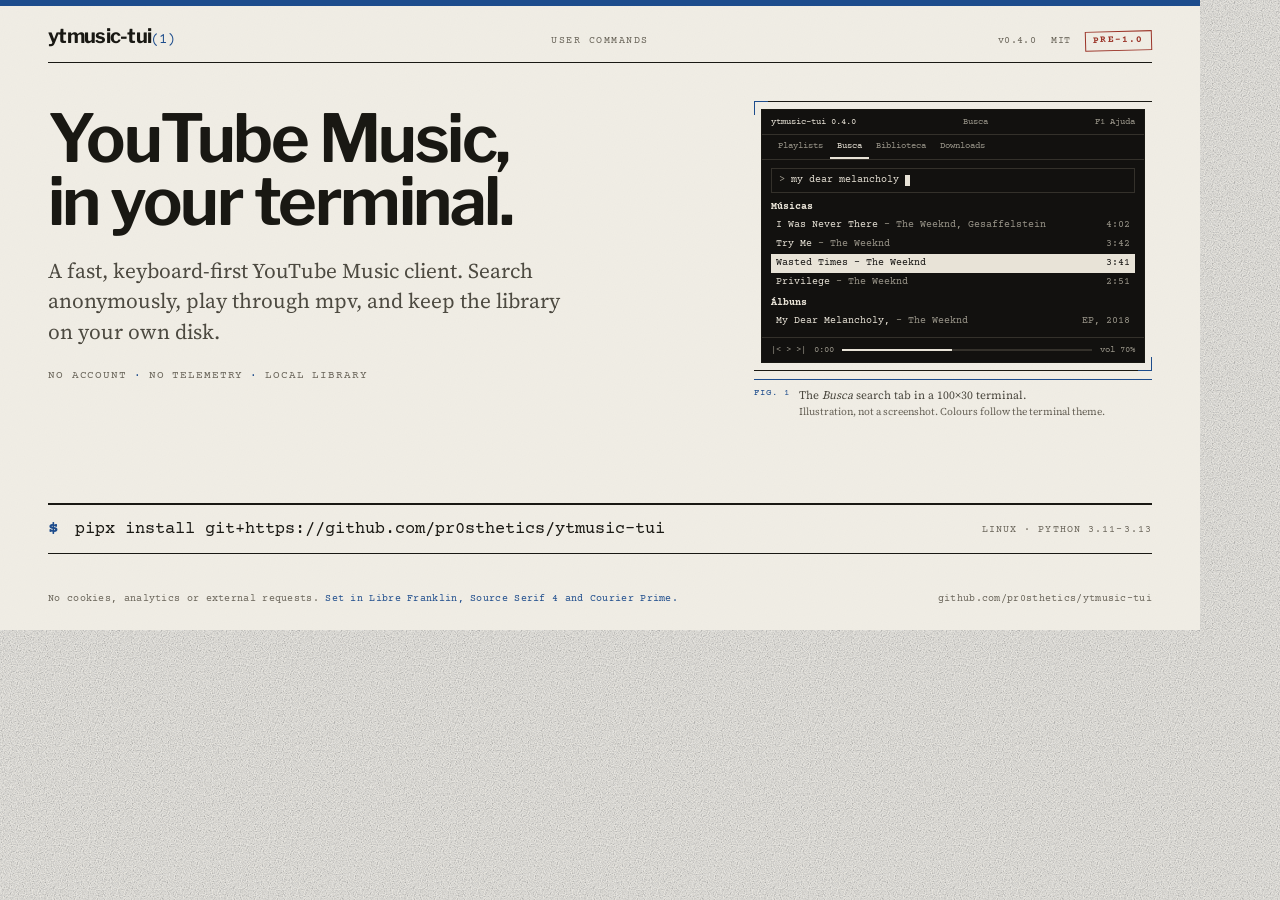
<file: site/assets/og.source.html>
<!doctype html>
<html lang="en">
<head>
<meta charset="utf-8">
<meta name="robots" content="noindex">
<title>ytmusic-tui — social card</title>
<style>
  @font-face{font-family:"Libre Franklin";src:url(fonts/libre-franklin-400-700-normal.woff2) format("woff2");font-style:normal;font-weight:400 700;font-display:swap}
  @font-face{font-family:"Source Serif 4";src:url(fonts/source-serif-4-400-normal.woff2) format("woff2");font-style:normal;font-weight:400;font-display:swap}
  @font-face{font-family:"Courier Prime";src:url(fonts/courier-prime-400-normal.woff2) format("woff2");font-style:normal;font-weight:400;font-display:swap}
  @font-face{font-family:"Courier Prime";src:url(fonts/courier-prime-700-normal.woff2) format("woff2");font-style:normal;font-weight:700;font-display:swap}

  :root{
    --paper:#f1eee5;--paper-2:#e9e5d9;--ink:#191813;--ink-2:#4d4a41;--ink-3:#696459;
    --blue:#1d4c8c;--red:#9b3428;--screen:#12110f;--screen-ink:#e8e3d7;--screen-dim:#9b978b;
    --screen-rule:#34312b;--ok:#9acb86;--amber:#e0b36b;--bad:#d47a6c;
  }
  *{box-sizing:border-box}
  html,body{margin:0;width:1200px;height:630px;overflow:hidden}
  body{
    position:relative;background:var(--paper);color:var(--ink);
    font-family:"Source Serif 4",Georgia,serif;
    background-image:url("data:image/svg+xml,%3Csvg xmlns='http://www.w3.org/2000/svg' width='180' height='180'%3E%3Cfilter id='n'%3E%3CfeTurbulence type='fractalNoise' baseFrequency='.86' numOctaves='2' stitchTiles='stitch'/%3E%3CfeColorMatrix type='saturate' values='0'/%3E%3C/filter%3E%3Crect width='180' height='180' filter='url(%23n)'/%3E%3C/svg%3E");
    background-size:180px 180px;
  }
  body::before{content:"";position:absolute;inset:0;background:rgba(241,238,229,.955);pointer-events:none}
  .sheet{position:absolute;inset:0;padding:0}
  .sheet::before{content:"";position:absolute;top:0;left:0;right:0;height:6px;background:var(--blue)}
  .header{position:absolute;top:26px;left:48px;right:48px;display:grid;grid-template-columns:1fr auto 1fr;align-items:baseline;gap:24px;padding-bottom:11px;border-bottom:1px solid var(--ink)}
  .wordmark{font:700 20px/1 "Libre Franklin",Arial,sans-serif;letter-spacing:-.035em;white-space:nowrap}
  .wordmark span{color:var(--blue);font:400 14px/1 "Courier Prime",monospace;letter-spacing:0}
  .running{color:var(--ink-3);font:400 10px/1.4 "Courier Prime",monospace;letter-spacing:.15em;text-transform:uppercase}
  .meta{justify-self:end;display:flex;align-items:center;gap:15px;color:var(--ink-3);font:400 10px/1.4 "Courier Prime",monospace;letter-spacing:.04em;white-space:nowrap}
  .stamp{padding:4px 7px;border:1px solid var(--red);color:var(--red);font:700 9.5px/1 "Courier Prime",monospace;letter-spacing:.13em;text-transform:uppercase;transform:rotate(-1.5deg)}

  .main{position:absolute;top:101px;left:48px;right:48px;height:380px;display:grid;grid-template-columns:minmax(0,1fr) 398px;gap:52px;align-items:start}
  .title-block{padding-top:6px}
  h1{margin:0;font:650 66px/.96 "Libre Franklin",Arial,sans-serif;letter-spacing:-.038em;text-wrap:balance}
  .deck{max-width:535px;margin:22px 0 0;color:var(--ink-2);font-size:21px;line-height:1.45;text-wrap:pretty}
  .facts{margin:20px 0 0;color:var(--ink-3);font:400 11px/1.6 "Courier Prime",monospace;letter-spacing:.08em;text-transform:uppercase}
  .facts i{font-style:normal;padding:0 7px;color:var(--blue)}

  figure{margin:0}
  .plate{position:relative;padding:7px;border-top:1px solid var(--ink);border-bottom:1px solid var(--ink)}
  .plate::before,.plate::after{content:"";position:absolute;width:13px;height:13px;border-color:var(--blue);border-style:solid}
  .plate::before{top:-1px;left:0;border-width:1px 0 0 1px}
  .plate::after{right:0;bottom:-1px;border-width:0 1px 1px 0}
  .term{border:1px solid var(--ink);background:var(--screen);color:var(--screen-ink);font:400 9.5px/1.38 "Courier Prime",monospace}
  .tbar{display:flex;align-items:center;justify-content:space-between;gap:10px;padding:6px 9px;border-bottom:1px solid var(--screen-rule);color:var(--screen-dim);font-size:.94em}
  .tbar b{color:var(--screen-ink);font-weight:400}
  .tabs{display:flex;gap:0;padding:0 9px;border-bottom:1px solid var(--screen-rule);color:var(--screen-dim);font-size:.94em;white-space:nowrap}
  .tabs span{padding:5px 7px 4px;border-bottom:2px solid transparent}
  .tabs .on{border-bottom-color:var(--screen-ink);color:var(--screen-ink)}
  .search{display:flex;align-items:center;gap:6px;margin:8px 9px;padding:5px 7px;border:1px solid var(--screen-rule);color:var(--screen-ink)}
  .search span{color:var(--screen-dim)}
  .cursor{width:5px;height:11px;background:var(--screen-ink)}
  .rows{padding:0 9px 5px}
  .group{margin:5px 0 2px;color:var(--screen-ink);font-weight:700}
  .row{display:grid;grid-template-columns:minmax(0,1fr) auto;gap:8px;padding:3px 5px;color:var(--screen-dim)}
  .row span:first-child{overflow:hidden;white-space:nowrap;text-overflow:ellipsis;color:var(--screen-ink)}
  .row em{font-style:normal;color:var(--screen-dim)}
  .row.sel{background:var(--screen-ink)}
  .row.sel span,.row.sel em{color:var(--screen)}
  .player{display:flex;align-items:center;gap:8px;padding:6px 9px;border-top:1px solid var(--screen-rule);color:var(--screen-dim);font-size:.94em;white-space:nowrap}
  .player .bar{flex:1;height:2px;background:var(--screen-rule);overflow:hidden}
  .player .bar b{display:block;width:44%;height:100%;background:var(--screen-ink)}
  figcaption{display:flex;gap:10px;margin-top:8px;padding-top:7px;border-top:1px solid var(--blue);color:var(--ink-2);font-size:11.5px;line-height:1.45}
  .fig-no{color:var(--blue);font:400 9px/1.5 "Courier Prime",monospace;letter-spacing:.1em;text-transform:uppercase;white-space:nowrap}
  .fig-note{display:block;color:var(--ink-3);font-size:10.5px}

  .command{position:absolute;top:503px;left:48px;right:48px;display:flex;align-items:center;gap:16px;padding:12px 0 11px;border-top:2px solid var(--ink);border-bottom:1px solid var(--ink)}
  .prompt{color:var(--blue);font:700 18px/1.4 "Courier Prime",monospace}
  .command code{color:var(--ink);font:400 17px/1.4 "Courier Prime",monospace;white-space:nowrap}
  .command .tag{margin-left:auto;color:var(--ink-3);font:400 10px/1.4 "Courier Prime",monospace;letter-spacing:.11em;text-align:right;text-transform:uppercase;white-space:nowrap}
  .footer{position:absolute;left:48px;right:48px;bottom:24px;display:flex;align-items:baseline;justify-content:space-between;gap:20px;color:var(--ink-3);font:400 10px/1.5 "Courier Prime",monospace;letter-spacing:.03em}
  .footer b{font-weight:400;color:var(--blue)}
</style>
</head>
<body>
<div class="sheet">
  <header class="header">
    <div class="wordmark">ytmusic-tui<span>(1)</span></div>
    <div class="running">User Commands</div>
    <div class="meta"><span>v0.4.0</span><span>MIT</span><span class="stamp">Pre-1.0</span></div>
  </header>

  <main class="main">
    <div class="title-block">
      <h1>YouTube Music,<br>in your terminal.</h1>
      <p class="deck">A fast, keyboard-first YouTube Music client. Search anonymously, play through mpv, and keep the library on your own disk.</p>
      <p class="facts">No account<i>·</i>No telemetry<i>·</i>Local library</p>
    </div>

    <figure>
      <div class="plate">
        <div class="term" aria-hidden="true">
          <div class="tbar"><b>ytmusic-tui 0.4.0</b><span>Busca</span><span>F1 Ajuda</span></div>
          <div class="tabs"><span>Playlists</span><span class="on">Busca</span><span>Biblioteca</span><span>Downloads</span></div>
          <div class="search"><span>&gt;</span> my dear melancholy <span class="cursor"></span></div>
          <div class="rows">
            <div class="group">Músicas</div>
            <div class="row"><span>I Was Never There <em>– The Weeknd, Gesaffelstein</em></span><span>4:02</span></div>
            <div class="row"><span>Try Me <em>– The Weeknd</em></span><span>3:42</span></div>
            <div class="row sel"><span>Wasted Times <em>– The Weeknd</em></span><span>3:41</span></div>
            <div class="row"><span>Privilege <em>– The Weeknd</em></span><span>2:51</span></div>
            <div class="group">Álbuns</div>
            <div class="row"><span>My Dear Melancholy, <em>– The Weeknd</em></span><span>EP, 2018</span></div>
          </div>
          <div class="player"><span>|&lt; &gt; &gt;|</span><span>0:00</span><span class="bar"><b></b></span><span>vol 70%</span></div>
        </div>
      </div>
      <figcaption><span class="fig-no">Fig. 1</span><span>The <em>Busca</em> search tab in a 100×30 terminal.<span class="fig-note">Illustration, not a screenshot. Colours follow the terminal theme.</span></span></figcaption>
    </figure>
  </main>

  <div class="command">
    <span class="prompt">$</span>
    <code>pipx install git+https://github.com/pr0sthetics/ytmusic-tui</code>
    <span class="tag">Linux · Python 3.11–3.13</span>
  </div>

  <footer class="footer">
    <span>No cookies, analytics or external requests. <b>Set in Libre Franklin, Source Serif 4 and Courier Prime.</b></span>
    <span>github.com/pr0sthetics/ytmusic-tui</span>
  </footer>
</div>
</body>
</html>
</file>
<file: site/assets/styles.css>
@keyframes blink{50%{opacity:0}}@font-face{font-family:"Libre Franklin";src:url(fonts/libre-franklin-400-700-normal.woff2)format("woff2");font-style:normal;font-weight:400 700;font-display:swap}@font-face{font-family:"Source Serif 4";src:url(fonts/source-serif-4-400-normal.woff2)format("woff2");font-style:normal;font-weight:400;font-display:swap}@font-face{font-family:"Source Serif 4";src:url(fonts/source-serif-4-600-normal.woff2)format("woff2");font-style:normal;font-weight:600;font-display:swap}@font-face{font-family:"Source Serif 4";src:url(fonts/source-serif-4-400-italic.woff2)format("woff2");font-style:italic;font-weight:400;font-display:swap}@font-face{font-family:"Courier Prime";src:url(fonts/courier-prime-400-normal.woff2)format("woff2");font-style:normal;font-weight:400;font-display:swap}@font-face{font-family:"Courier Prime";src:url(fonts/courier-prime-700-normal.woff2)format("woff2");font-style:normal;font-weight:700;font-display:swap}:root{--paper:#f1eee5;--paper-2:#e9e5d9;--ink:#191813;--ink-2:#4d4a41;--ink-3:#696459;--blue:#1d4c8c;--red:#9b3428;--rule:rgba(25, 24, 19, 0.22);--screen:#12110f;--screen-2:#1a1916;--screen-ink:#e8e3d7;--screen-dim:#9b978b;--screen-rule:#34312b;--ok:#9acb86;--amber:#e0b36b;--bad:#d47a6c;--display:"Libre Franklin", "Franklin Gothic Medium", "Arial Narrow", Arial, sans-serif;--text:"Source Serif 4", Georgia, "Times New Roman", serif;--mono:"Courier Prime", "Courier New", Courier, monospace;--page:1280px;--gutter:40px;--measure:68ch;--ease:cubic-bezier(0.2, 0.7, 0.3, 1)}*,::after,::before{box-sizing:border-box}html{color-scheme:light;scroll-behavior:smooth;scrollbar-color:var(--blue) var(--paper-2);scrollbar-width:thin;-webkit-text-size-adjust:100%}@supports selector(::-webkit-scrollbar){::-webkit-scrollbar{width:11px;height:11px}::-webkit-scrollbar-track{background:var(--paper-2)}::-webkit-scrollbar-thumb{border:3px solid var(--paper-2);background:var(--ink-3)}::-webkit-scrollbar-thumb:hover{background:var(--blue)}}section[id]{scroll-margin-top:112px}body{margin:0;min-width:0;background:var(--paper);color:var(--ink);font-family:var(--text);font-size:18px;line-height:1.62;font-optical-sizing:auto;text-rendering:optimizeLegibility}body::before{content:"";position:fixed;inset:0;z-index:0;pointer-events:none;opacity:.045;background-image:url("data:image/svg+xml,%3Csvg xmlns='http://www.w3.org/2000/svg' width='180' height='180'%3E%3Cfilter id='n'%3E%3CfeTurbulence type='fractalNoise' baseFrequency='.86' numOctaves='2' stitchTiles='stitch'/%3E%3CfeColorMatrix type='saturate' values='0'/%3E%3C/filter%3E%3Crect width='180' height='180' filter='url(%23n)'/%3E%3C/svg%3E");background-size:180px 180px}.masthead{position:relative}.colophon,.hero,.section{position:relative;z-index:1}::selection{background:var(--blue);color:var(--paper)}img,svg{display:block;max-width:100%}p{margin:0}h1,h2,h3{margin:0;font-family:var(--display);font-weight:650}h1{max-width:14ch;font-size:clamp(2.65rem,6.4vw,5.3rem);line-height:.95;letter-spacing:-.035em;word-spacing:.09em;text-wrap:balance}h2,h3{line-height:1.1;letter-spacing:-.02em}strong{font-weight:600}em{font-style:italic}code,kbd,pre{font-family:var(--mono)}code{padding:.06em .28em;border:1px solid var(--rule);background:var(--paper-2);font-size:.86em;overflow-wrap:anywhere}h1,h2,h3,kbd{color:var(--ink)}kbd{display:inline-flex;align-items:center;justify-content:center;min-height:22px;padding:1px 5px;border:1px solid var(--ink);border-bottom-width:2px;border-radius:2px;background:var(--paper);font-size:.78em;line-height:1.2;white-space:nowrap}a{color:var(--blue);text-decoration-color:rgba(29,76,140,.45);text-decoration-thickness:1px;text-underline-offset:.2em;transition:color 150ms var(--ease),text-decoration-color 150ms var(--ease)}a:hover{text-decoration-color:currentColor;text-decoration-thickness:2px}[hidden]{display:none!important}:focus-visible{outline:2px solid var(--blue);outline-offset:3px}main:focus{outline:0}main:focus-visible{outline:2px solid var(--blue);outline-offset:-2px}.nowrap,.sr-only{white-space:nowrap}.sr-only{position:absolute!important;width:1px;height:1px;padding:0;margin:-1px;overflow:hidden;clip:rect(0,0,0,0);border:0}.page-width{width:min(var(--page),calc(100% - (2*var(--gutter))));margin-inline:auto}.skip-link{position:fixed;top:10px;left:10px;z-index:200;transform:translateY(-160%);padding:10px 14px;background:var(--blue);color:var(--paper);font-family:var(--mono);font-size:12px;text-decoration:none}.skip-link:focus{transform:none}.masthead{position:sticky;top:0;z-index:50;border-top:4px solid var(--blue);border-bottom:1px solid var(--ink);background:var(--paper)}html:not(.js) .masthead:has(.mmenu[open]){position:static}.running-head{display:grid;grid-template-columns:auto 1fr auto;align-items:baseline;gap:24px;padding-block:14px 10px}.wordmark{display:inline-block;padding-block:3px;color:var(--ink);font-family:var(--display);font-size:18px;font-weight:700;letter-spacing:-.03em;line-height:1;text-decoration:none;white-space:nowrap}.wordmark-sect{margin-left:2px;color:var(--blue);font-family:var(--mono);font-size:14px;font-weight:400;letter-spacing:0}.running-meta,.running-title{font-family:var(--mono);font-size:11px}.running-title{color:var(--ink-3);letter-spacing:.14em;text-transform:uppercase}.running-meta{display:flex;align-items:center;gap:18px;line-height:1.3}.contents a,.version{padding-block:5px;color:var(--ink-2);text-decoration:none}.version-date{color:var(--ink-3)}.contents a:hover,.version:hover{text-decoration:underline;text-decoration-color:var(--blue)}.repo-link{padding-block:5px;color:var(--blue);text-decoration:underline;text-decoration-color:rgba(29,76,140,.35)}.contents,.mmenu summary{font-family:var(--mono);font-size:11.5px}.contents{display:flex;align-items:center;gap:22px;padding-block:8px;border-top:1px solid var(--rule);line-height:1.4}.contents-label{margin-right:8px;color:var(--ink-3);font-size:11px;letter-spacing:.14em;text-transform:uppercase}.contents a{padding-block:4px}.mmenu{display:none;position:relative}.mmenu summary{padding:7px 0;color:var(--blue);letter-spacing:.04em;line-height:1.2;cursor:pointer;list-style:none}.mmenu summary::-webkit-details-marker{display:none}.mmenu summary::after{content:" +";color:var(--ink-3)}.mmenu[open] summary::after{content:" −"}.mmenu nav{width:min(100%,240px);margin-top:8px;padding:8px 12px;border:1px solid var(--ink);background:var(--paper)}.js .mmenu nav{position:absolute;top:calc(100% + 8px);right:0;z-index:60;width:min(240px,calc(100vw - 40px));margin-top:0;box-shadow:0 14px 28px rgba(25,24,19,.14)}.mmenu nav a{display:block;padding:7px 0;border-bottom:1px solid var(--rule);color:var(--ink);font-family:var(--mono);font-size:12px;text-decoration:none}.mmenu nav a:last-child{border-bottom:0}.mmenu nav a:hover{text-decoration:underline;text-decoration-color:var(--blue)}.hero{padding-block:clamp(42px,6vw,76px) clamp(56px,8vw,104px);border-bottom:1px solid var(--ink)}.hero-title{display:grid;grid-template-columns:minmax(0,1fr) 240px;align-items:end;gap:40px;padding-top:clamp(20px,3vw,32px);border-top:1px solid var(--ink)}.hero-margin{justify-self:end;max-width:230px;padding-top:8px;border-top:1px solid var(--rule);color:var(--ink-2);font-size:15px;font-style:italic;line-height:1.5;text-wrap:pretty}.hero-lower{display:grid;grid-template-columns:minmax(0,1fr) minmax(0,.86fr);align-items:start;gap:clamp(40px,6vw,88px);margin-top:clamp(28px,4vw,48px)}.hero-deck{max-width:47ch;color:var(--ink-2);font-size:clamp(1.08rem,1.45vw,1.3rem);line-height:1.55;text-wrap:pretty}.hero-facts{margin-top:22px;color:var(--ink-3);font-family:var(--mono);font-size:11px;letter-spacing:.08em;line-height:1.6;text-transform:uppercase}.hero-intro>.text-link{display:inline-block;margin-top:16px;font-size:12px}.synopsis{padding-top:12px;border-top:2px solid var(--ink)}.synopsis-head{display:flex;align-items:baseline;justify-content:space-between;gap:16px;margin-bottom:10px}.small-label,.synopsis-note{font-family:var(--mono);font-size:11px}.small-label{color:var(--blue);letter-spacing:.14em;text-transform:uppercase}.synopsis-note{color:var(--ink-3);letter-spacing:.02em;text-align:right}.cmdline{display:grid;grid-template-columns:auto minmax(0,1fr) auto;align-items:start;gap:8px;padding:12px 12px 12px 14px;border:1px solid var(--ink);background:var(--paper-2)}.prompt{color:var(--blue);font-family:var(--mono);font-weight:700;line-height:1.6;user-select:none}.cmdline code{min-width:0;padding:0;border:0;background:0 0;font-size:12.5px;line-height:1.6;overflow-wrap:normal}.cmd-name,.cmd-url,.tabs span{white-space:nowrap}.copy{padding:6px 8px;border:1px solid var(--blue);background:0 0;color:var(--blue);font-family:var(--mono);font-size:11px;letter-spacing:.06em;line-height:1.2;text-transform:uppercase;cursor:pointer;transition:background-color 150ms var(--ease),color 150ms var(--ease)}.copy:hover{background:var(--blue);color:var(--paper)}.cmdline .copy{padding:7px 10px}.cmdline .copy:hover{border-color:var(--ink);background:var(--ink);color:var(--paper)}.require-line,.section-head p{margin-top:10px;color:var(--ink-3);font-size:13.5px;line-height:1.5}.plate figcaption,.require-line strong{color:var(--ink-2)}.button,.text-link{font-family:var(--mono)}.button{display:inline-flex;align-items:center;justify-content:center;margin-top:18px;padding:10px 13px;border:1px solid var(--ink);background:var(--ink);color:var(--paper);font-size:11px;letter-spacing:.08em;line-height:1.2;text-decoration:none;text-transform:uppercase;transition:background-color 150ms var(--ease),border-color 150ms var(--ease)}.button:hover,.cmdline .copy{border-color:var(--blue);background:var(--blue);color:var(--paper)}.text-link{padding-block:4px;font-size:11.5px;line-height:1.5;text-decoration:underline;text-decoration-color:rgba(29,76,140,.45);text-underline-offset:.22em}.plate{margin:0}.hero-plate{width:min(100%,980px);margin:clamp(44px,7vw,80px)0 0 auto}.plate-frame{position:relative;padding:9px;border-top:1px solid var(--ink);border-bottom:1px solid var(--ink)}.plate-frame::after,.plate-frame::before{content:"";position:absolute;width:14px;height:14px;border-color:var(--blue);border-style:solid;pointer-events:none}.plate-frame::before{top:-1px;left:0;border-width:1px 0 0 1px}.plate-frame::after{right:0;bottom:-1px;border-width:0 1px 1px 0}.term{border:1px solid var(--ink);background:var(--screen);color:var(--screen-ink);font-family:var(--mono);font-size:clamp(8.5px,1.05vw,12.5px);line-height:1.5;font-variant-numeric:tabular-nums}.terminal-visual{min-width:0}.tbar{display:flex;align-items:center;justify-content:space-between;gap:12px;padding:7px 12px;border-bottom:1px solid var(--screen-rule);color:var(--screen-dim);font-size:.9em;line-height:1.4}.tbar-brand{color:var(--screen-ink)}.tabs,.tbar-help,.tbar-view{color:var(--screen-dim)}.tbar-help{white-space:nowrap}.tabs{display:flex;flex-wrap:wrap;gap:0;padding:0 12px;border-bottom:1px solid var(--screen-rule);line-height:1.3}.tabs span{padding:6px 9px 5px;border-bottom:2px solid transparent}.sfield,.tabs .active{color:var(--screen-ink)}.tabs .active{border-bottom-color:var(--screen-ink)}.sfield{display:flex;align-items:center;gap:7px;margin:11px 12px;padding:6px 9px;border:1px solid var(--screen-rule);line-height:1.5}.sfield-prompt{color:var(--screen-dim)}.sfield-query{min-width:0;overflow:hidden;text-overflow:ellipsis;white-space:nowrap}.cursor{width:.55em;height:1.1em;flex:0 0 auto;background:var(--screen-ink);animation:blink 1.1s steps(1) infinite}.results{padding:0 12px 8px}.rhead{margin:7px 0 2px;color:var(--screen-ink);font-size:1em;font-weight:700;line-height:1.4}.rha{margin-top:9px}.arow,.trow{display:grid;grid-template-columns:minmax(0,1fr) auto auto;gap:7px;padding:3px 6px;color:var(--screen-dim);line-height:1.35}.tm{min-width:0;overflow:hidden;text-overflow:ellipsis;white-space:nowrap;color:var(--screen-ink)}.ta,.tt{color:var(--screen-dim)}.tt{white-space:nowrap}.pprog i,.sel{background:var(--screen-ink)}.sel .sel-mark,.sel .ta,.sel .tm,.sel .tt{color:var(--screen)}.sel-mark{font-weight:700}.player{display:flex;align-items:center;gap:9px;padding:7px 12px;border-top:1px solid var(--screen-rule);color:var(--screen-dim);font-size:.9em;line-height:1.4;white-space:nowrap}.pctl{letter-spacing:.04em}.pctl,.ptime{color:var(--screen-ink)}.pprog{flex:1 1 auto;height:2px;min-width:20px;background:var(--screen-rule);overflow:hidden}.pprog i{display:block;width:44%;height:100%}.pvol{font-size:.9em}.plate figcaption{display:grid;grid-template-columns:auto minmax(0,1fr);gap:12px;margin-top:10px;padding-top:8px;border-top:1px solid var(--blue);font-size:14px;line-height:1.5}.colophon-head h2,.fig-label,.section-head h2{font-family:var(--mono);font-size:11px;text-transform:uppercase}.fig-label{padding-top:2px;color:var(--blue);letter-spacing:.1em;white-space:nowrap}.fig-copy{min-width:0}.fig-note{display:block;margin-top:2px;color:var(--ink-3);font-size:13px}.section{padding-block:clamp(56px,7.5vw,104px);border-top:1px solid var(--ink)}.section-grid{display:grid;grid-template-columns:180px minmax(0,1fr);align-items:start;gap:clamp(32px,5vw,64px)}.colophon-head h2,.section-head h2{padding-top:9px;border-top:1px solid var(--ink);font-weight:700;letter-spacing:.15em;line-height:1.4}.section-head p{max-width:170px;margin-top:12px;font-size:14px;line-height:1.55;text-wrap:pretty}.section-body{min-width:0;max-width:920px}.section-lead{max-width:40ch;color:var(--ink);font-family:var(--display);font-size:clamp(1.35rem,2.3vw,1.8rem);font-weight:550;line-height:1.35;letter-spacing:-.02em;text-wrap:balance}.principles,.two-col{display:grid;grid-template-columns:1fr 1fr}.two-col{gap:32px;margin-top:30px}.two-col p{max-width:var(--measure);color:var(--ink-2);font-size:16.5px;line-height:1.65;text-wrap:pretty}.principles{margin-top:48px;border-top:1px solid var(--ink)}.principle{padding:20px 26px 20px 0;border-bottom:1px solid var(--rule)}.principle:nth-child(odd){border-right:1px solid var(--rule)}.principle:nth-child(even){padding-right:0;padding-left:26px}.principle h3{margin-bottom:5px;font-size:17px;font-weight:650;line-height:1.3}.feature-list dd,.principle p{max-width:38ch;color:var(--ink-2);font-size:15.5px;line-height:1.6}.feature-list{margin:34px 0 0;padding:0;border-top:1px solid var(--ink)}.feature-list>div,.key-list>div{display:grid;grid-template-columns:minmax(150px,.42fr) minmax(0,1fr);gap:32px;padding:20px 0;border-bottom:1px solid var(--rule)}.feature-list dt{color:var(--ink);font-family:var(--display);font-size:19px;font-weight:650;line-height:1.3;letter-spacing:-.01em}.feature-list dd{max-width:62ch;margin:0;font-size:16.5px;line-height:1.65;text-wrap:pretty}.key-list dt,.spec{font-family:var(--mono)}.spec{display:block;margin-top:4px;color:var(--ink-3);font-size:11px;line-height:1.5}.aside{max-width:68ch;margin-top:26px;padding-top:12px;border-top:1px solid var(--rule);color:var(--ink-2);font-size:15px;line-height:1.6;text-wrap:pretty}.key-groups{display:grid;grid-template-columns:1fr 1fr;gap:clamp(32px,5vw,56px);margin-top:36px}.key-group h3,.requirements h3{padding-bottom:8px;border-bottom:1px solid var(--ink);color:var(--blue);font-family:var(--mono);font-size:11px;font-weight:700;letter-spacing:.14em;line-height:1.4;text-transform:uppercase}.key-list{margin:0;padding:0}.key-list>div{grid-template-columns:minmax(112px,.55fr) minmax(0,1fr);align-items:baseline;gap:12px;padding:8px 0}.key-list dt{color:var(--ink);font-size:11.5px;line-height:1.4}.key-list dt span{padding:0 2px;color:var(--ink-3)}.key-list dd,.req-grid dd{margin:0;color:var(--ink-2);font-size:15px;line-height:1.5}.figure-wide{width:min(100%,1000px);margin-top:46px}.dterm .tbar{padding-block:6px}.dtable{padding:9px 13px 4px}.dhead,.drow{display:grid;grid-template-columns:48px minmax(0,1.4fr) minmax(104px,.8fr) minmax(78px,.58fr) 54px;align-items:center;gap:9px;border-bottom:1px solid var(--screen-rule);color:var(--screen-dim);line-height:1.4}.dhead{padding:4px 0 7px;font-size:.8em;letter-spacing:.06em;text-transform:uppercase}.drow{padding:7px 0}.drow:last-child{border-bottom:0}.ds{font-size:.82em;font-weight:700;line-height:1}.ds.ok{color:var(--ok)}.ds.dl{color:var(--amber)}.ds.q,.dt span{color:var(--screen-dim)}.ds.fail{color:var(--bad)}.de,.dp,.dt,.dv{min-width:0;overflow:hidden;text-overflow:ellipsis;white-space:nowrap}.dp,.dt{color:var(--screen-ink)}.de,.dv{color:var(--screen-dim)}.dbar{display:block;height:2px;margin-top:3px;background:var(--screen-rule);overflow:hidden}.dbar b{display:block;width:42.7%;height:100%;background:var(--screen-ink)}.err{color:var(--bad)}.drow.is-active{background:rgba(232,227,215,.055)}.dfoot{padding:7px 13px 8px;border-top:1px solid var(--screen-rule);color:var(--screen-dim);font-size:.8em;line-height:1.5}.requirements{margin-top:6px}.req-grid{display:grid;grid-template-columns:1fr 1fr;margin:0}.req-grid>div{display:grid;grid-template-columns:74px minmax(0,1fr);gap:14px;padding:11px 24px 11px 0;border-bottom:1px solid var(--rule)}.req-grid>div:nth-child(even){padding-right:0;padding-left:24px;border-left:1px solid var(--rule)}.req-grid dt{color:var(--ink);font-family:var(--mono);font-size:11px;letter-spacing:.08em;line-height:1.5;text-transform:uppercase}.steps{margin:44px 0 0;padding:0;list-style:none}.step{display:grid;grid-template-columns:62px minmax(0,1fr);gap:24px;padding:28px 0 34px;border-top:1px solid var(--ink)}.step-num{color:var(--blue);font-family:var(--display);font-size:44px;font-weight:650;letter-spacing:-.04em;line-height:.9}.step-body{min-width:0}.step-body h3{margin-bottom:5px;font-size:21px;font-weight:650;line-height:1.25}.step-body>p{margin-bottom:12px;font-size:16px;line-height:1.6;max-width:66ch}.code-block{position:relative;margin-top:12px;border:1px solid var(--ink);background:var(--paper-2)}.code-head,.disclosure summary{display:flex;align-items:center;justify-content:space-between}.code-head{gap:12px;padding:5px 9px;border-bottom:1px solid var(--rule)}.code-label{color:var(--ink-3);font-family:var(--mono);font-size:10px;letter-spacing:.12em;line-height:1.4;text-transform:uppercase}.code-block pre{margin:0;padding:10px 12px;overflow-x:auto;color:var(--ink);font-size:12px;line-height:1.6}.code-block code{padding:0;border:0;background:0 0;font-size:inherit;white-space:pre;overflow-wrap:normal}.note{max-width:68ch;margin-top:10px;color:var(--ink-3);font-size:13.5px;line-height:1.55;text-wrap:pretty}.note.tip,.step-body>p{color:var(--ink-2)}.full-guide{margin-top:16px}.full-guide .text-link{display:inline-block}.disclosure{margin-top:18px;border-top:1px solid var(--rule)}.disclosure summary{gap:16px;padding:9px 0;color:var(--blue);font-family:var(--mono);font-size:11px;letter-spacing:.03em;line-height:1.5;cursor:pointer;list-style:none}.disclosure summary::-webkit-details-marker{display:none}.disclosure summary::after{content:"+";color:var(--blue);font-family:var(--mono);font-size:15px;line-height:1}.disclosure[open] summary::after,.faq-list details[open] summary::after{content:"−"}.disclosure-body{padding-bottom:8px}.mini-command{margin-top:12px}.ledger dd span,.mini-label{display:block;line-height:1.5}.mini-label{margin-bottom:3px;color:var(--ink-3);font-family:var(--mono);font-size:11px;letter-spacing:.06em;text-transform:uppercase}.mini-command .code-block{display:grid;grid-template-columns:minmax(0,1fr) auto;align-items:start;gap:8px;padding:7px 9px;margin-top:0}.mini-command .code-block pre{padding:2px 0;font-size:11.5px}.mini-command .code-block .copy{margin-top:1px}.file-list,.ledger{margin:32px 0 0;padding:0;border-top:1px solid var(--ink)}.file-list>div,.ledger>div{display:grid;grid-template-columns:minmax(280px,.85fr) minmax(0,1fr);gap:28px;padding:16px 0;border-bottom:1px solid var(--rule)}.file-list dt,.ledger dt{color:var(--ink);font-family:var(--mono);font-size:12px;line-height:1.5}.file-list dt code{padding:0;border:0;background:0 0;font-size:inherit;overflow-wrap:anywhere}.file-list dd{margin:0;color:var(--ink-2);font-size:15.5px;line-height:1.6;text-wrap:pretty}.ledger>div{grid-template-columns:140px minmax(0,1fr);align-items:baseline;gap:24px;padding:14px 0}.ledger dt{color:var(--ink-3);font-size:11px;letter-spacing:.14em;text-transform:uppercase}.ledger dd{margin:0;font-size:19px;font-weight:600;line-height:1.35}.ledger dd span{margin-top:2px;color:var(--ink-2);font-family:var(--text);font-size:14px;font-weight:400;letter-spacing:0}.diagnostic-block{margin-top:38px;padding-top:22px;border-top:1px solid var(--ink)}.diagnostic-block h3{margin-bottom:5px;font-size:20px;font-weight:650}.caveat-list p,.diagnostic-block>p{max-width:66ch;color:var(--ink-2);line-height:1.6}.diagnostic-block>p{margin-bottom:12px;font-size:16px}.caveat-head{display:flex;align-items:center;justify-content:space-between;gap:20px;padding-bottom:11px;border-bottom:1px solid var(--ink)}.caveat-head h3{font-size:22px;font-weight:650}.stamp{padding:4px 8px;border:1px solid var(--red);color:var(--red);font-family:var(--mono);font-size:11px;letter-spacing:.16em;line-height:1.2;text-transform:uppercase;transform:rotate(-1.5deg);white-space:nowrap}.caveat-list{margin:0;padding:0;list-style:none}.caveat-list li{position:relative;padding:16px 0 16px 24px}.caveat-list li::before{content:"";position:absolute;top:25px;left:0;width:8px;height:1px;background:var(--red)}.caveat-list strong,.faq-list summary,.ledger dd{color:var(--ink);font-family:var(--display);letter-spacing:-.01em}.caveat-list strong{display:block;margin-bottom:3px;font-size:17px;font-weight:650;line-height:1.35}.caveat-list p{font-size:15.5px;text-wrap:pretty}.section-links{display:flex;flex-wrap:wrap;gap:10px 28px;margin-top:24px}.faq-list{border-top:1px solid var(--ink)}.caveat-list li,.faq-list details{border-bottom:1px solid var(--rule)}.faq-list summary{display:flex;align-items:baseline;justify-content:space-between;gap:24px;padding:15px 0;font-size:18px;font-weight:550;line-height:1.4;cursor:pointer;list-style:none}.faq-list summary::-webkit-details-marker{display:none}.faq-list summary::after{content:"+";flex:0 0 auto;color:var(--blue);font-family:var(--mono);font-size:16px;font-weight:400;line-height:1}.answer{max-width:70ch;padding:0 40px 18px 0}.answer p,.colophon-head p{color:var(--ink-2);font-size:16px;line-height:1.65;text-wrap:pretty}.colophon{padding-block:clamp(40px,6vw,72px) 30px;border-top:1px solid var(--ink);background:var(--paper-2)}.colophon-head{display:grid;grid-template-columns:180px minmax(0,1fr);gap:clamp(32px,5vw,64px);padding-bottom:26px;border-bottom:1px solid var(--ink)}.colophon-head p{max-width:52ch;font-size:15px;line-height:1.6}.colophon-grid{display:grid;grid-template-columns:1.6fr 1fr 1fr 1fr;gap:40px;padding:34px 0 38px}.colophon-brand p{max-width:260px;margin-top:12px;color:var(--ink-2);font-size:14.5px;line-height:1.6}.colophon-version{color:var(--ink-3)!important;font-family:var(--mono);font-size:11px!important;letter-spacing:.02em}.fcol{display:flex;flex-direction:column;align-items:flex-start;gap:8px}.colophon-bottom,.colophon-note,.fcol h3{color:var(--ink-3);font-family:var(--mono)}.fcol h3{margin-bottom:4px;font-size:11px;font-weight:400;letter-spacing:.16em;line-height:1.4;text-transform:uppercase}.fcol a{padding-block:4px;border-bottom:1px solid transparent;color:var(--ink);font-size:14px;line-height:1.5;text-decoration:none}.fcol a:hover{border-bottom-color:var(--blue)}.colophon-bottom,.colophon-note{display:flex;justify-content:space-between;line-height:1.6}.colophon-bottom{flex-wrap:wrap;align-items:baseline;gap:8px 24px;padding-top:18px;border-top:1px solid var(--rule);font-size:11px}.colophon-bottom p{margin:0;max-width:520px}.colophon-bottom a{padding-block:6px;color:var(--ink-2)}.colophon-note{gap:16px;margin-top:20px;font-size:10px}.eof{color:var(--blue);white-space:nowrap}.copy-toast{position:fixed;left:50%;bottom:24px;z-index:100;transform:translate(-50%,8px);padding:8px 12px;border:1px solid var(--ink);background:var(--ink);color:var(--paper);font-family:var(--mono);font-size:11px;line-height:1.4;opacity:0;visibility:hidden;transition:opacity 160ms var(--ease),transform 160ms var(--ease),visibility 160ms}.copy-toast.is-visible{transform:translate(-50%,0);opacity:1;visibility:visible}@media (max-width:1120px){:root{--gutter:32px}.hero-title{grid-template-columns:minmax(0,1fr) 210px;gap:32px}.hero-margin{font-size:14px}.section-grid{grid-template-columns:156px minmax(0,1fr);gap:40px}.section-head p{max-width:150px}}@media (max-width:940px){.running-head{grid-template-columns:auto 1fr auto}.contents,.running-title,.version-date{display:none}.mmenu{display:block}.hero-title{grid-template-columns:minmax(0,1fr)}.hero-margin{display:none}.hero-lower{grid-template-columns:minmax(0,1fr);gap:32px}.hero-deck{max-width:55ch}.synopsis{max-width:640px}.section-grid{grid-template-columns:minmax(0,1fr);gap:18px}.section-head{display:grid;align-items:start}.section-head p{max-width:520px;margin-top:10px}.colophon-head,.section-head{grid-template-columns:160px minmax(0,1fr);gap:24px}.colophon-grid{grid-template-columns:1.4fr 1fr 1fr;gap:32px}.colophon-brand{grid-column:1/-1}}@media (max-width:760px){:root{--gutter:24px}body{font-size:17px}h1{font-size:clamp(2.4rem,8.6vw,3.8rem)}.running-meta{gap:12px}.repo-link{display:none}.hero{padding-top:30px}.two-col{gap:18px}.principles,.two-col{grid-template-columns:1fr}.principle,.principle:nth-child(even),.principle:nth-child(odd){padding:17px 0;border-right:0;border-left:0}.feature-list>div{gap:4px}.key-groups{gap:28px}.feature-list>div,.key-groups,.req-grid{grid-template-columns:1fr}.req-grid>div,.req-grid>div:nth-child(even){border-left:0;padding:10px 0}.file-list>div{grid-template-columns:1fr;gap:4px}.ledger>div{grid-template-columns:120px minmax(0,1fr);gap:16px}.colophon-grid{grid-template-columns:1fr 1fr;gap:28px}.colophon-brand{grid-column:1/-1}.colophon-bottom{flex-direction:column;align-items:flex-start}.colophon-note{flex-direction:column;gap:4px}}@media (max-width:600px){:root{--gutter:20px}.masthead{border-top-width:3px}.running-head{grid-template-columns:1fr auto;gap:14px;padding-block:12px 8px}.hero-facts>span[aria-hidden],.version{display:none}h1{font-size:clamp(2.15rem,10vw,3rem)}.hero-title{padding-top:16px}.faq-list summary,.hero-deck{font-size:17px}.hero-facts{display:flex;flex-wrap:wrap;margin-top:16px;column-gap:1.2em;row-gap:2px;font-size:11px;letter-spacing:.05em}.synopsis-note{display:none}.cmdline{grid-template-columns:auto minmax(0,1fr)}.cmdline .copy{grid-column:2;justify-self:start;margin-top:2px}.require-line{font-size:12.5px}.hero-plate{margin-top:38px}.plate-frame{padding:6px}.plate figcaption{grid-template-columns:1fr;gap:4px}.fig-label{padding-top:0}.section{padding-block:52px}.section-head{grid-template-columns:1fr;gap:4px}.section-head p{margin-top:6px;max-width:60ch}.section-lead{font-size:1.4rem}.feature-list{margin-top:26px}.mh{display:none}.tabs span{padding-inline:7px}.arow,.trow{gap:5px}.pctl{letter-spacing:0}.player{gap:6px}.figure-wide{margin-top:34px}.dhead,.drow{grid-template-columns:38px minmax(0,1fr) minmax(88px,.76fr);gap:7px}.dhead span:nth-child(4),.dhead span:nth-child(5),.drow .de,.drow .dv{display:none}.dfoot{font-size:.74em}.step{grid-template-columns:38px minmax(0,1fr);gap:14px;padding:24px 0 28px}.step-num{font-size:34px}.step-body h3{font-size:19px}.step-body>p{font-size:15.5px}.code-block pre{font-size:11px}.code-block code{white-space:pre-wrap;overflow-wrap:anywhere}.ledger>div,.mini-command .code-block{grid-template-columns:1fr}.mini-command .code-block .copy{justify-self:start}.ledger>div{gap:3px}.ledger dd{font-size:18px}.caveat-head{align-items:flex-start}.caveat-head h3{font-size:20px}.answer{padding-right:0}.colophon-grid,.colophon-head{grid-template-columns:1fr;gap:24px}.colophon-head{gap:6px}.colophon-head p{margin-top:4px}}@media (max-width:390px){h1{font-size:2.05rem}.step{grid-template-columns:28px minmax(0,1fr);gap:10px}.step-num{font-size:30px}.code-block pre{padding:10px}.term{font-size:8.2px}.tabs span{padding-inline:5px}.tabs span:nth-child(5){display:none}.sfield{margin:8px;padding:5px 7px}.results{padding-inline:8px}.dfoot,.dtable{padding-inline:9px}.dhead,.drow{grid-template-columns:32px minmax(0,1fr) minmax(78px,.7fr)}.plate figcaption{font-size:13px}.colophon-note{font-size:10px}}@media (prefers-reduced-motion:reduce){html{scroll-behavior:auto}*,::after,::before{animation-duration:.01ms!important;animation-iteration-count:1!important;transition-duration:.01ms!important}.cursor{animation:none;opacity:1}}@media print{:root{--paper:#fff;--paper-2:#fff;--ink:#000;--ink-2:#222;--ink-3:#555;--blue:#000;--red:#000;--rule:#bbb}@page{size:A4;margin:18mm 16mm}body{background:#fff;font-size:10.5pt;line-height:1.45}.button,.copy,.copy-toast,.hero-intro>.text-link,.hero-margin,.masthead,.mmenu,.section-links,.skip-link,body::before{display:none!important}.page-width{width:100%}.colophon,.hero,.section{padding-block:16pt;break-inside:avoid}.colophon-grid,.colophon-head,.hero-lower,.hero-title,.section-grid{grid-template-columns:1fr}.hero-lower{gap:12pt;margin-top:12pt}.figure-wide,.hero-plate{width:100%;margin-top:12pt}.plate-frame{padding:0;border:0}.plate-frame::after,.plate-frame::before{display:none}.term,.term *{border-color:#000!important;background:0 0!important;color:#000!important}.sel{background:#000!important}.sel *{background:0 0!important;color:#fff!important}.term{border:1px solid #000}.plate figcaption{border-top:1px solid #000}.key-groups,.principles,.two-col{grid-template-columns:1fr 1fr}.file-list>div,.ledger>div,.step{break-inside:avoid}a{color:#000}a,a *{text-decoration-color:#000!important}.colophon{border-top:1px solid #000}}
</file>
